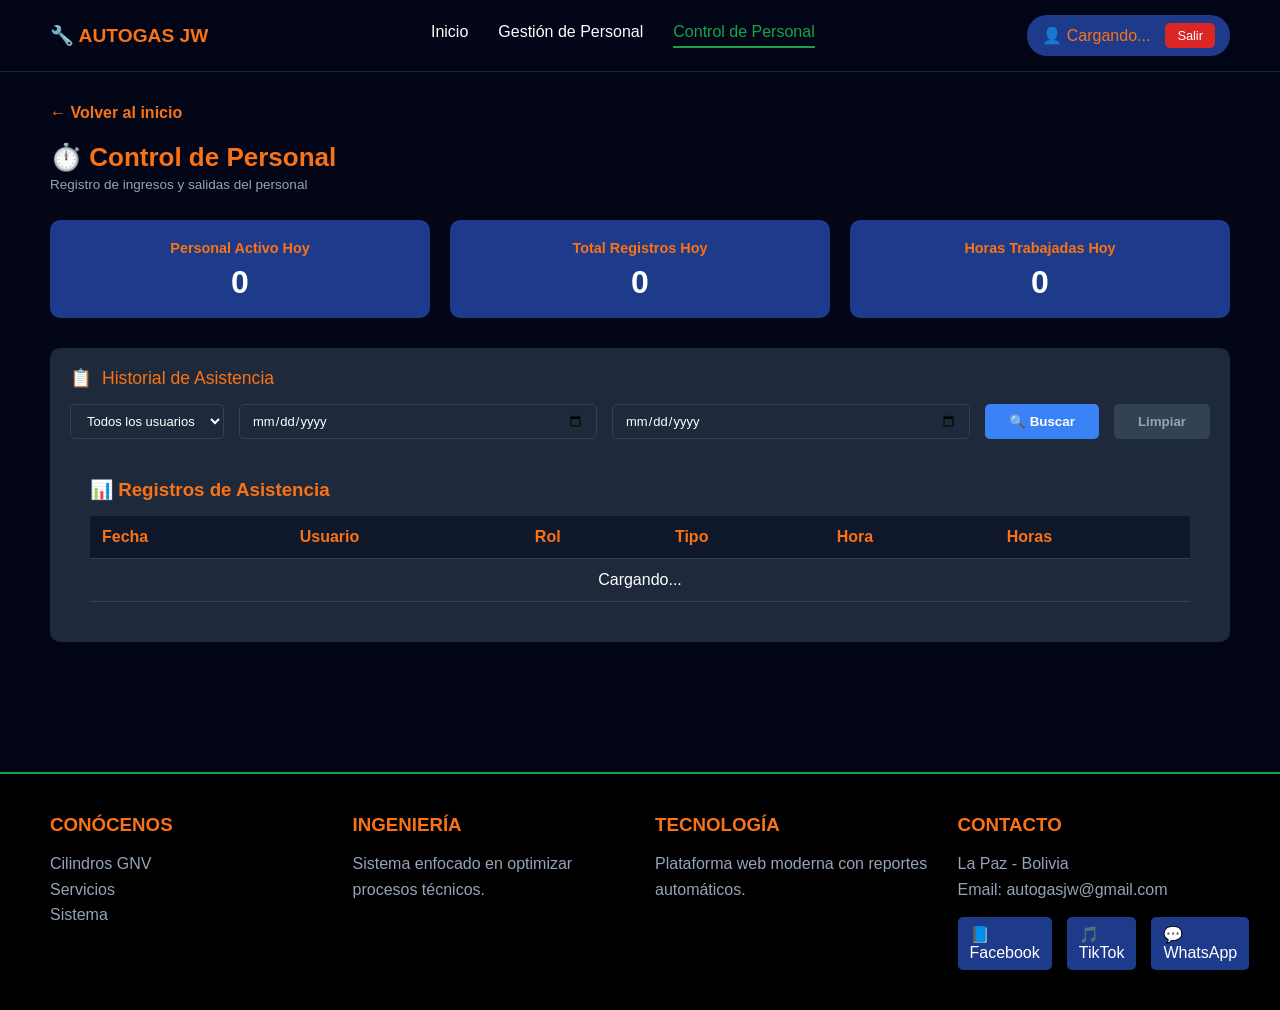
<file: control-personal.html>
<!DOCTYPE html>
<html lang="es">
<head>
    <meta charset="UTF-8">
    <meta name="viewport" content="width=device-width, initial-scale=1.0">
    <title>Control de Personal - Sistema GNV</title>

    <!-- CSS GLOBAL -->
    <link rel="stylesheet" href="css/Global.css">

    <!-- CSS MÓDULOS -->
    <link rel="stylesheet" href="css/Modulos.css">
</head>

<body>

<header>
    <div class="logo" onclick="location.href='index.html'">
        <span>🔧 AUTOGAS JW</span>
    </div>

    <nav>
        <a href="index.html">Inicio</a>
        <a href="gestion-personal.html">Gestión de Personal</a>
        <a href="#" class="active">Control de Personal</a>
    </nav>

    <div class="user-info" id="userInfo">
        <span>👤 <span id="nombreUsuario">Cargando...</span></span>
        <button class="logout-btn" onclick="cerrarSesion()">Salir</button>
    </div>
</header>

<div class="main-content">

    <a href="index.html" class="back-link">← Volver al inicio</a>

    <div class="module-header">
        <div>
            <h2>⏱️ Control de Personal</h2>
            <p id="descripcionModulo">Registro de ingresos y salidas del personal</p>
        </div>
    </div>

    <!-- Estadísticas -->
    <div class="stats-cards">
        <div class="stat-card">
            <h4>Personal Activo Hoy</h4>
            <div class="number" id="activosHoy">0</div>
        </div>
        <div class="stat-card">
            <h4>Total Registros Hoy</h4>
            <div class="number" id="totalRegistrosHoy">0</div>
        </div>
        <div class="stat-card">
            <h4>Horas Trabajadas Hoy</h4>
            <div class="number" id="totalHorasHoy">0</div>
        </div>
    </div>

    <!-- Contenido dinámico -->
    <div id="contenidoDinamico"></div>

    <!-- Historial -->
    <div class="historial-section">

        <div class="section-title">
            <span>📋</span> Historial de Asistencia
            <span id="filtroRolInfo" style="font-size: 0.8rem; color: #94a3b8;"></span>
        </div>

        <div class="filter-group" id="filterGroup">
            <select id="filtroUsuario">
                <option value="">Todos los usuarios</option>
            </select>

            <input type="date" id="fechaInicio">
            <input type="date" id="fechaFin">

            <button class="btn btn-blue" id="btnBuscarHistorial">🔍 Buscar</button>
            <button class="btn btn-secondary" id="btnLimpiarFiltros">Limpiar</button>
        </div>

        <div class="table-container">
            <h3 style="color:#f97316; margin-bottom:15px;">📊 Registros de Asistencia</h3>

            <table>
                <thead>
                    <tr>
                        <th>Fecha</th>
                        <th>Usuario</th>
                        <th>Rol</th>
                        <th>Tipo</th>
                        <th>Hora</th>
                        <th>Horas</th>
                    </tr>
                </thead>

                <tbody id="tablaHistorial">
                    <tr>
                        <td colspan="6" style="text-align:center;">Cargando...</td>
                    </tr>
                </tbody>
            </table>
        </div>

    </div>

</div>

<footer>
    <div>
        <h3>CONÓCENOS</h3>
        <p>Cilindros GNV<br>Servicios<br>Sistema</p>
    </div>

    <div>
        <h3>INGENIERÍA</h3>
        <p>Sistema enfocado en optimizar procesos técnicos.</p>
    </div>

    <div>
        <h3>TECNOLOGÍA</h3>
        <p>Plataforma web moderna con reportes automáticos.</p>
    </div>

    <div>
        <h3>CONTACTO</h3>
        <p>La Paz - Bolivia<br>Email: autogasjw@gmail.com</p>
        <div class="redes">
            <a href="#">📘 Facebook</a>
            <a href="#">🎵 TikTok</a>
            <a href="#">💬 WhatsApp</a>
        </div>
    </div>
</footer>

<script>
/* TODO TU JS (NO CAMBIA) */
</script>

</body>
</html>
</file>
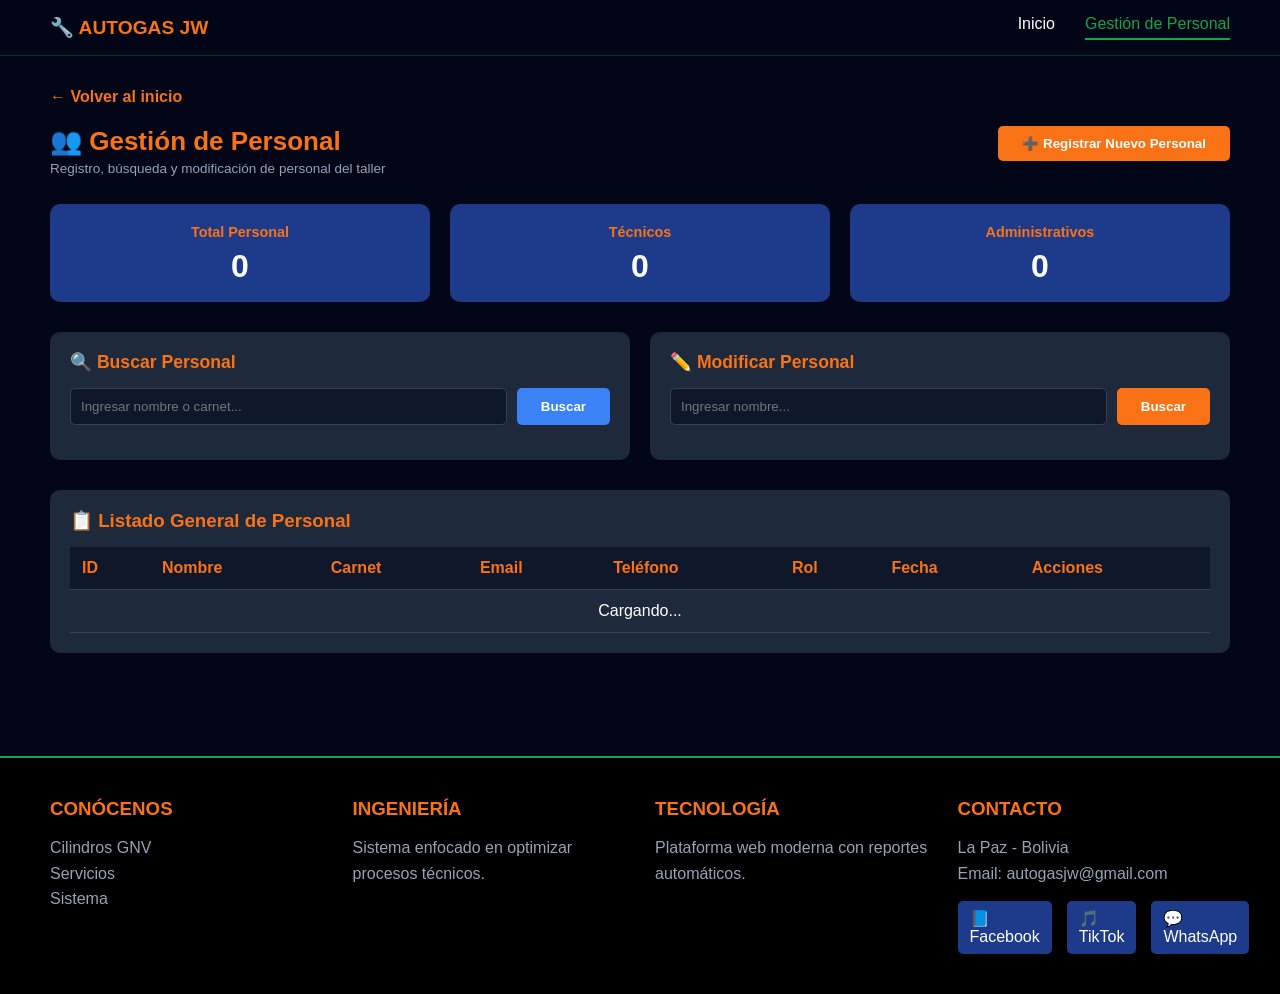
<file: gestion-personal.html>
<!DOCTYPE html>
<html lang="es">
<head>
    <meta charset="UTF-8">
    <meta name="viewport" content="width=device-width, initial-scale=1.0">
    <title>Gestión de Personal - Sistema GNV</title>

    <!-- CSS GLOBAL -->
    <link rel="stylesheet" href="css/Global.css">

    <!-- CSS DE MÓDULOS -->
    <link rel="stylesheet" href="css/Modulos.css">
</head>

<body>

<header>
    <div class="logo" onclick="location.href='index.html'">
        <span>🔧 AUTOGAS JW</span>
    </div>
    <nav>
        <a href="index.html">Inicio</a>
        <a href="#" class="active">Gestión de Personal</a>
    </nav>
</header>

<div class="main-content">

    <a href="index.html" class="back-link">← Volver al inicio</a>

    <div class="module-header">
        <div>
            <h2>👥 Gestión de Personal</h2>
            <p>Registro, búsqueda y modificación de personal del taller</p>
        </div>
        <button class="btn btn-orange" id="btnRegistrar">➕ Registrar Nuevo Personal</button>
    </div>

    <!-- Estadísticas -->
    <div class="stats-cards">
        <div class="stat-card">
            <h4>Total Personal</h4>
            <div class="number" id="totalPersonal">0</div>
        </div>
        <div class="stat-card">
            <h4>Técnicos</h4>
            <div class="number" id="totalTecnicos">0</div>
        </div>
        <div class="stat-card">
            <h4>Administrativos</h4>
            <div class="number" id="totalAdministrativos">0</div>
        </div>
    </div>

    <!-- Buscador y modificar -->
    <div class="action-buttons-bar">

        <div class="search-section">
            <h3>🔍 Buscar Personal</h3>
            <div class="search-input-group">
                <input type="text" id="searchNombreCarnet" placeholder="Ingresar nombre o carnet...">
                <button class="btn btn-blue" id="btnBuscar">Buscar</button>
            </div>
            <div id="searchResults" class="search-results" style="display: none;"></div>
        </div>

        <div class="modify-section">
            <h3>✏️ Modificar Personal</h3>
            <div class="modify-input-group">
                <input type="text" id="modifyNombre" placeholder="Ingresar nombre...">
                <button class="btn btn-orange" id="btnBuscarModificar">Buscar</button>
            </div>
            <div id="modifyResults" class="modify-results" style="display: none;"></div>
        </div>

    </div>

    <!-- Tabla -->
    <div class="table-container">
        <h3 style="color: #f97316; margin-bottom: 15px;">📋 Listado General de Personal</h3>
        <table>
            <thead>
                <tr>
                    <th>ID</th>
                    <th>Nombre</th>
                    <th>Carnet</th>
                    <th>Email</th>
                    <th>Teléfono</th>
                    <th>Rol</th>
                    <th>Fecha</th>
                    <th>Acciones</th>
                </tr>
            </thead>
            <tbody id="tablaPersonal">
                <tr>
                    <td colspan="8" style="text-align:center;">Cargando...</td>
                </tr>
            </tbody>
        </table>
    </div>

</div>

<!-- MODAL -->
<div id="modalPersonal" class="modal">
    <div>
        <div class="modal-header">
            <h3 id="modalTitle">Registro</h3>
            <span class="close-modal" onclick="cerrarModal()">✖</span>
        </div>

        <form id="formPersonal" onsubmit="return guardarPersonal(event)">

            <input type="hidden" id="personalId">

            <div class="form-group">
                <label>Nombre *</label>
                <input type="text" id="nombre" required>
            </div>

            <div class="form-group">
                <label>Carnet *</label>
                <input type="text" id="carnet" required>
            </div>

            <div class="form-group">
                <label>Email *</label>
                <input type="email" id="email" required>
            </div>

            <div class="form-group">
                <label>Teléfono</label>
                <input type="text" id="telefono">
            </div>

            <div class="form-group">
                <label>Usuario *</label>
                <input type="text" id="usuario" required>
            </div>

            <div class="form-group">
                <label>Contraseña *</label>
                <input type="password" id="password" required>
            </div>

            <div class="form-group">
                <label>Rol *</label>
                <select id="rol">
                    <option value="tecnico">Técnico</option>
                    <option value="administrativo">Administrativo</option>
                </select>
            </div>

            <div class="form-group">
                <label>Fecha</label>
                <input type="date" id="fechaContratacion">
            </div>

            <div class="form-actions">
                <button type="button" class="btn btn-secondary" onclick="cerrarModal()">Cancelar</button>
                <button type="submit" class="btn btn-green">Guardar</button>
            </div>

        </form>
    </div>
</div>

<footer>
    <div>
        <h3>CONÓCENOS</h3>
        <p>Cilindros GNV<br>Servicios<br>Sistema</p>
    </div>
    <div>
        <h3>INGENIERÍA</h3>
        <p>Sistema enfocado en optimizar procesos técnicos.</p>
    </div>
    <div>
        <h3>TECNOLOGÍA</h3>
        <p>Plataforma web moderna con reportes automáticos.</p>
    </div>
    <div>
        <h3>CONTACTO</h3>
        <p>La Paz - Bolivia<br>Email: autogasjw@gmail.com</p>
        <div class="redes">
            <a href="#">📘 Facebook</a>
            <a href="#">🎵 TikTok</a>
            <a href="#">💬 WhatsApp</a>
        </div>
    </div>
</footer>

<script>
/* TU MISMO JS TAL CUAL (NO CAMBIA) */
</script>

</body>
</html>
</file>
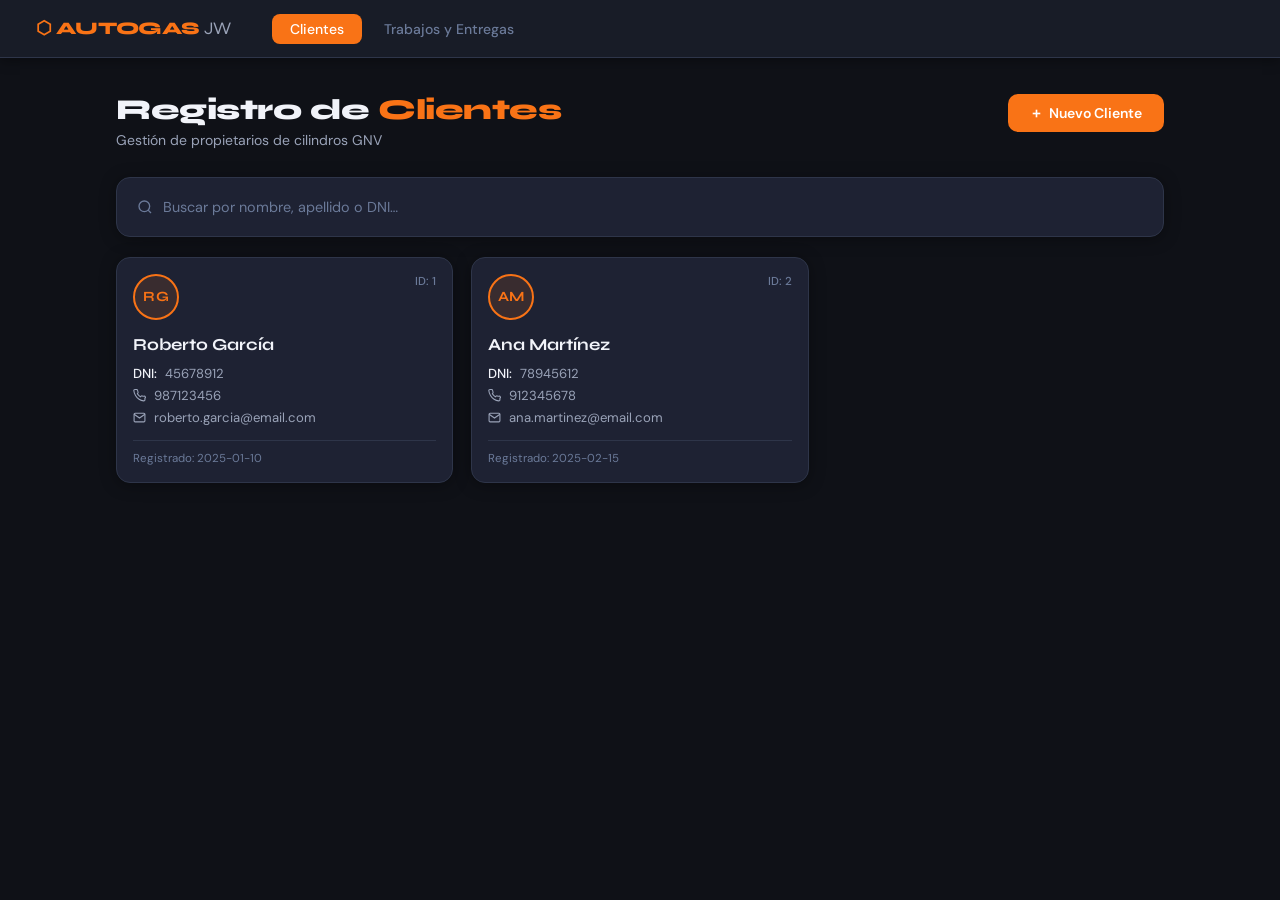
<file: registro_cliente.html>
<!DOCTYPE html>
<html lang="es">
<head>
  <meta charset="UTF-8"/>
  <meta name="viewport" content="width=device-width, initial-scale=1.0"/>
  <title>Registro de Clientes — AUTOGAS JW</title>
  <link rel="stylesheet" href="./css/shared.css"/>
  <link rel="stylesheet" href="./css/registro_cliente.css"/>
</head>
<body>

<nav>
  <div class="nav-brand">⬡ AUTOGAS <span>JW</span></div>
  <div class="nav-tabs">
    <a class="nav-tab active" href="registro_cliente.html">Clientes</a>
    <a class="nav-tab" href="registro_entrega.html">Trabajos y Entregas</a>
  </div>
</nav>

<!-- PÁGINA CLIENTES -->
<div class="page">
  <div class="page-header">
    <div>
      <h1>Registro de <em>Clientes</em></h1>
      <p>Gestión de propietarios de cilindros GNV</p>
    </div>
    <button class="btn btn-orange" onclick="openModal('modal-cliente')">
      <svg width="13" height="13" viewBox="0 0 24 24" fill="none" stroke="currentColor" stroke-width="3">
        <line x1="12" y1="5" x2="12" y2="19"/><line x1="5" y1="12" x2="19" y2="12"/>
      </svg>
      Nuevo Cliente
    </button>
  </div>

  <div class="search-box">
    <div class="search-inner">
      <svg width="16" height="16" viewBox="0 0 24 24" fill="none" stroke="currentColor" stroke-width="2">
        <circle cx="11" cy="11" r="8"/><path d="m21 21-4.35-4.35"/>
      </svg>
      <input type="text" id="search-cliente" placeholder="Buscar por nombre, apellido o DNI…" oninput="filterClientes()"/>
    </div>
  </div>

  <div class="client-grid" id="client-grid"></div>
</div>

<!-- MODAL NUEVO CLIENTE -->
<div class="modal-overlay" id="modal-cliente">
  <div class="modal">
    <h2>Registrar <span>Nuevo Cliente</span></h2>
    <div class="form-grid">
      <div class="field"><label>Nombre</label><input type="text" id="c-nombre" placeholder="Ej. Roberto"/></div>
      <div class="field"><label>Apellido</label><input type="text" id="c-apellido" placeholder="Ej. García"/></div>
      <div class="field"><label>DNI</label><input type="text" id="c-dni" placeholder="Ej. 45678912"/></div>
      <div class="field"><label>Teléfono</label><input type="tel" id="c-tel" placeholder="Ej. 987123456"/></div>
      <div class="field"><label>Email</label><input type="email" id="c-email" placeholder="correo@email.com"/></div>
      <div class="field"><label>Dirección</label><input type="text" id="c-dir" placeholder="Av. Principal 123"/></div>
    </div>
    <div class="modal-actions">
      <button class="btn btn-ghost" onclick="closeModal('modal-cliente')">Cancelar</button>
      <button class="btn btn-orange" onclick="guardarCliente()">Guardar Cliente</button>
    </div>
  </div>
</div>

<script>
let clientes = [
  {id:1, nombre:'Roberto', apellido:'García',   dni:'45678912', tel:'987123456', email:'roberto.garcia@email.com', dir:'Av. Lima 234',  fecha:'2025-01-10'},
  {id:2, nombre:'Ana',     apellido:'Martínez', dni:'78945612', tel:'912345678', email:'ana.martinez@email.com',   dir:'Jr. Puno 45',   fecha:'2025-02-15'},
];

function openModal(id)  { document.getElementById(id).classList.add('open'); }
function closeModal(id) { document.getElementById(id).classList.remove('open'); }
document.querySelectorAll('.modal-overlay').forEach(o =>
  o.addEventListener('click', e => { if (e.target === o) o.classList.remove('open'); })
);

function initials(n, a) { return (n[0] || '') + (a[0] || ''); }

function renderClientes(list) {
  const grid = document.getElementById('client-grid');
  if (!list.length) { grid.innerHTML = '<div class="empty">No se encontraron clientes.</div>'; return; }
  grid.innerHTML = list.map(c => `
    <div class="client-card">
      <div class="card-top">
        <div class="avatar">${initials(c.nombre, c.apellido)}</div>
        <span class="client-id">ID: ${c.id}</span>
      </div>
      <div class="client-name">${c.nombre} ${c.apellido}</div>
      <div class="client-detail"><strong>DNI:</strong> ${c.dni}</div>
      <div class="client-detail">
        <svg width="13" height="13" viewBox="0 0 24 24" fill="none" stroke="currentColor" stroke-width="2">
          <path d="M22 16.92v3a2 2 0 0 1-2.18 2 19.79 19.79 0 0 1-8.63-3.07A19.5 19.5 0 0 1 4.64 12a19.79 19.79 0 0 1-3.07-8.67A2 2 0 0 1 3.55 1h3a2 2 0 0 1 2 1.72c.127.96.361 1.903.7 2.81a2 2 0 0 1-.45 2.11L8.09 8.91a16 16 0 0 0 5.61 5.61l1.27-1.27a2 2 0 0 1 2.11-.45c.907.339 1.85.573 2.81.7A2 2 0 0 1 22 16.92z"/>
        </svg>
        ${c.tel}
      </div>
      <div class="client-detail">
        <svg width="13" height="13" viewBox="0 0 24 24" fill="none" stroke="currentColor" stroke-width="2">
          <path d="M4 4h16c1.1 0 2 .9 2 2v12c0 1.1-.9 2-2 2H4c-1.1 0-2-.9-2-2V6c0-1.1.9-2 2-2z"/>
          <polyline points="22,6 12,13 2,6"/>
        </svg>
        ${c.email}
      </div>
      <div class="card-divider"></div>
      <div class="client-date">Registrado: ${c.fecha}</div>
    </div>`).join('');
}

function filterClientes() {
  const q = document.getElementById('search-cliente').value.toLowerCase();
  renderClientes(clientes.filter(c =>
    c.nombre.toLowerCase().includes(q) ||
    c.apellido.toLowerCase().includes(q) ||
    c.dni.includes(q)
  ));
}

function guardarCliente() {
  const nombre   = document.getElementById('c-nombre').value.trim();
  const apellido = document.getElementById('c-apellido').value.trim();
  const dni      = document.getElementById('c-dni').value.trim();
  if (!nombre || !apellido || !dni) { alert('Nombre, apellido y DNI son obligatorios.'); return; }
  const id = clientes.length ? Math.max(...clientes.map(c => c.id)) + 1 : 1;
  clientes.push({
    id, nombre, apellido, dni,
    tel:   document.getElementById('c-tel').value.trim(),
    email: document.getElementById('c-email').value.trim(),
    dir:   document.getElementById('c-dir').value.trim(),
    fecha: new Date().toISOString().split('T')[0]
  });
  ['c-nombre','c-apellido','c-dni','c-tel','c-email','c-dir'].forEach(f => document.getElementById(f).value = '');
  closeModal('modal-cliente');
  filterClientes();
}

// Init
renderClientes(clientes);
</script>
</body>
</html>
</file>
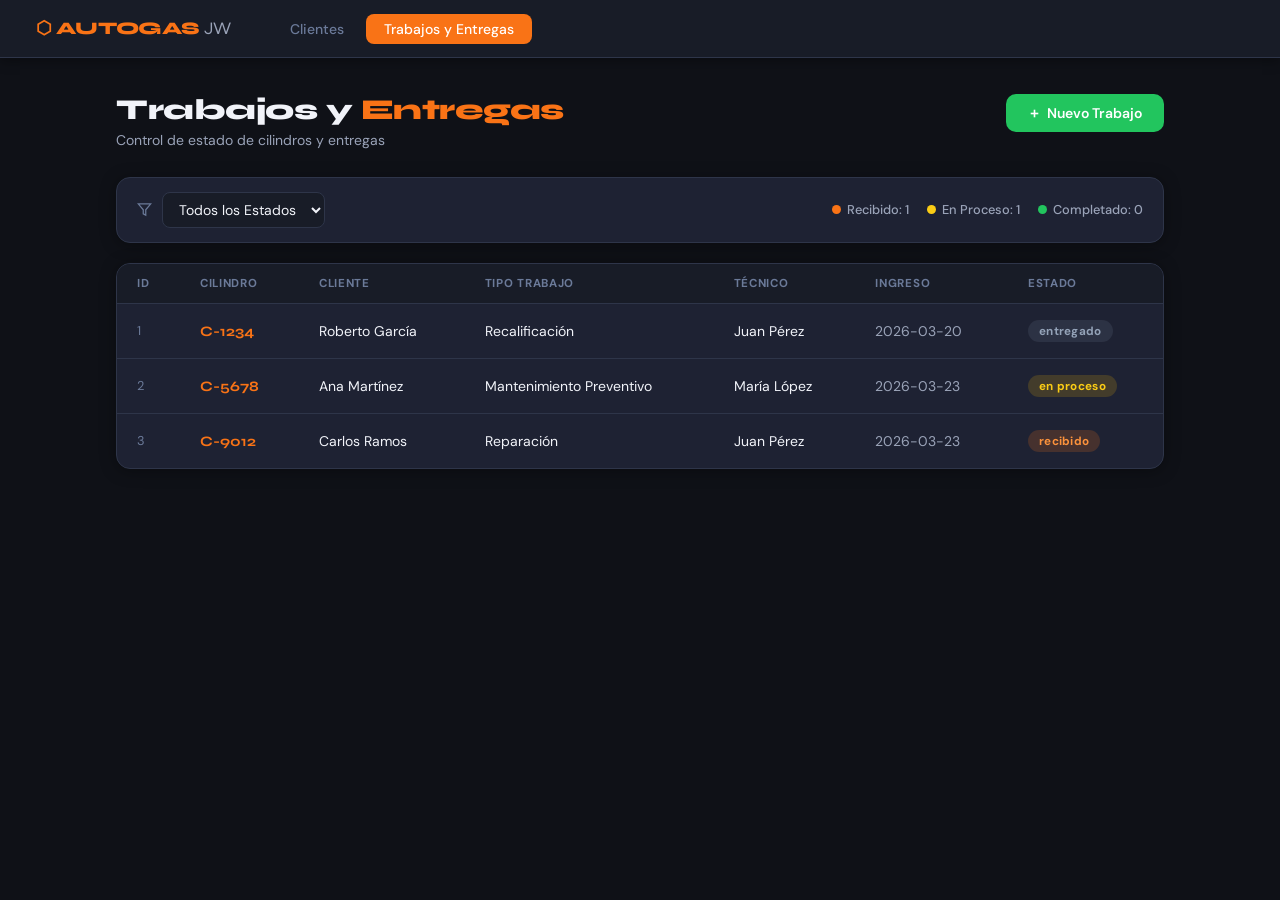
<file: registro_entrega.html>
<!DOCTYPE html>
<html lang="es">
<head>
  <meta charset="UTF-8"/>
  <meta name="viewport" content="width=device-width, initial-scale=1.0"/>
  <title>Trabajos y Entregas — AUTOGAS JW</title>
  <link rel="stylesheet" href="./css/shared.css"/>
  <link rel="stylesheet" href="./css/registro_entrega.css"/>
</head>
<body>

<nav>
  <div class="nav-brand">⬡ AUTOGAS <span>JW</span></div>
  <div class="nav-tabs">
    <a class="nav-tab" href="registro_cliente.html">Clientes</a>
    <a class="nav-tab active" href="registro_entrega.html">Trabajos y Entregas</a>
  </div>
</nav>

<!-- PÁGINA TRABAJOS -->
<div class="page">
  <div class="page-header">
    <div>
      <h1>Trabajos y <em>Entregas</em></h1>
      <p>Control de estado de cilindros y entregas</p>
    </div>
    <button class="btn btn-green" onclick="openModal('modal-trabajo')">
      <svg width="13" height="13" viewBox="0 0 24 24" fill="none" stroke="currentColor" stroke-width="3">
        <line x1="12" y1="5" x2="12" y2="19"/><line x1="5" y1="12" x2="19" y2="12"/>
      </svg>
      Nuevo Trabajo
    </button>
  </div>

  <div class="filter-bar">
    <div class="filter-left">
      <svg width="15" height="15" viewBox="0 0 24 24" fill="none" stroke="currentColor" stroke-width="2">
        <polygon points="22 3 2 3 10 12.46 10 19 14 21 14 12.46 22 3"/>
      </svg>
      <select id="filter-estado" onchange="filterTrabajos()">
        <option value="">Todos los Estados</option>
        <option value="recibido">Recibido</option>
        <option value="en proceso">En Proceso</option>
        <option value="completado">Completado</option>
        <option value="entregado">Entregado</option>
      </select>
    </div>
    <div class="filter-stats" id="filter-stats"></div>
  </div>

  <div class="table-wrap">
    <table>
      <thead>
        <tr>
          <th>ID</th>
          <th>Cilindro</th>
          <th>Cliente</th>
          <th>Tipo Trabajo</th>
          <th>Técnico</th>
          <th>Ingreso</th>
          <th>Estado</th>
        </tr>
      </thead>
      <tbody id="trabajos-tbody"></tbody>
    </table>
  </div>
</div>

<!-- MODAL NUEVO TRABAJO -->
<div class="modal-overlay" id="modal-trabajo">
  <div class="modal">
    <h2>Registrar <span>Nuevo Trabajo</span></h2>
    <div class="form-grid">
      <div class="field">
        <label>Código Cilindro</label>
        <input type="text" id="t-cilindro" placeholder="Ej. C-1234"/>
      </div>
      <div class="field">
        <label>Cliente</label>
        <input type="text" id="t-cliente" placeholder="Nombre del cliente"/>
      </div>
      <div class="field">
        <label>Tipo de Trabajo</label>
        <select id="t-tipo">
          <option value="">Seleccionar tipo</option>
          <option>Recalificación</option>
          <option>Mantenimiento Preventivo</option>
          <option>Reparación</option>
          <option>Inspección</option>
          <option>Cambio de Válvula</option>
        </select>
      </div>
      <div class="field">
        <label>Técnico Asignado</label>
        <select id="t-tecnico">
          <option value="">Seleccionar técnico</option>
          <option>Juan Pérez</option>
          <option>María López</option>
          <option>Carlos Ramos</option>
          <option>Laura Torres</option>
        </select>
      </div>
      <div class="field full">
        <label>Observaciones</label>
        <textarea id="t-obs" rows="3" placeholder="Notas adicionales sobre el trabajo…"></textarea>
      </div>
    </div>
    <div class="modal-actions">
      <button class="btn btn-ghost" onclick="closeModal('modal-trabajo')">Cancelar</button>
      <button class="btn btn-green" onclick="guardarTrabajo()">Registrar Trabajo</button>
    </div>
  </div>
</div>

<script>
let trabajos = [
  {id:1, cilindro:'C-1234', cliente:'Roberto García', tipo:'Recalificación',          tecnico:'Juan Pérez',  fecha:'2026-03-20', estado:'entregado'},
  {id:2, cilindro:'C-5678', cliente:'Ana Martínez',   tipo:'Mantenimiento Preventivo', tecnico:'María López', fecha:'2026-03-23', estado:'en proceso'},
  {id:3, cilindro:'C-9012', cliente:'Carlos Ramos',   tipo:'Reparación',               tecnico:'Juan Pérez',  fecha:'2026-03-23', estado:'recibido'},
];

function openModal(id)  { document.getElementById(id).classList.add('open'); }
function closeModal(id) { document.getElementById(id).classList.remove('open'); }
document.querySelectorAll('.modal-overlay').forEach(o =>
  o.addEventListener('click', e => { if (e.target === o) o.classList.remove('open'); })
);

function badgeClass(e) {
  return e === 'recibido'   ? 'badge-recibido'  :
         e === 'en proceso' ? 'badge-proceso'   :
         e === 'completado' ? 'badge-completado': 'badge-entregado';
}

function renderStats() {
  const c = { recibido: 0, 'en proceso': 0, completado: 0 };
  trabajos.forEach(t => { if (c[t.estado] !== undefined) c[t.estado]++; });
  document.getElementById('filter-stats').innerHTML = `
    <span class="stat-pill"><span class="dot dot-orange"></span>Recibido: ${c.recibido}</span>
    <span class="stat-pill"><span class="dot dot-yellow"></span>En Proceso: ${c['en proceso']}</span>
    <span class="stat-pill"><span class="dot dot-green"></span>Completado: ${c.completado}</span>`;
}

function renderTrabajos(list) {
  const tbody = document.getElementById('trabajos-tbody');
  if (!list.length) { tbody.innerHTML = '<tr><td colspan="7" class="empty">No hay trabajos registrados.</td></tr>'; return; }
  tbody.innerHTML = list.map(t => `
    <tr>
      <td data-label="ID" style="color:var(--muted);font-size:.8rem">${t.id}</td>
      <td data-label="Cilindro"><span class="cyl-code">${t.cilindro}</span></td>
      <td data-label="Cliente">${t.cliente}</td>
      <td data-label="Tipo">${t.tipo}</td>
      <td data-label="Técnico">${t.tecnico}</td>
      <td data-label="Ingreso" style="color:var(--text-dim)">${t.fecha}</td>
      <td data-label="Estado"><span class="badge ${badgeClass(t.estado)}">${t.estado}</span></td>
    </tr>`).join('');
}

function filterTrabajos() {
  const e = document.getElementById('filter-estado').value;
  renderTrabajos(e ? trabajos.filter(t => t.estado === e) : trabajos);
}

function guardarTrabajo() {
  const cilindro = document.getElementById('t-cilindro').value.trim();
  const cliente  = document.getElementById('t-cliente').value.trim();
  const tipo     = document.getElementById('t-tipo').value;
  const tecnico  = document.getElementById('t-tecnico').value;
  if (!cilindro || !cliente || !tipo || !tecnico) { alert('Todos los campos principales son obligatorios.'); return; }
  const id = trabajos.length ? Math.max(...trabajos.map(t => t.id)) + 1 : 1;
  trabajos.push({ id, cilindro, cliente, tipo, tecnico, fecha: new Date().toISOString().split('T')[0], estado: 'recibido' });
  ['t-cilindro','t-cliente','t-obs'].forEach(f => document.getElementById(f).value = '');
  document.getElementById('t-tipo').value = '';
  document.getElementById('t-tecnico').value = '';
  closeModal('modal-trabajo');
  renderStats();
  filterTrabajos();
}

// Init
renderStats();
renderTrabajos(trabajos);
</script>
</body>
</html>
</file>
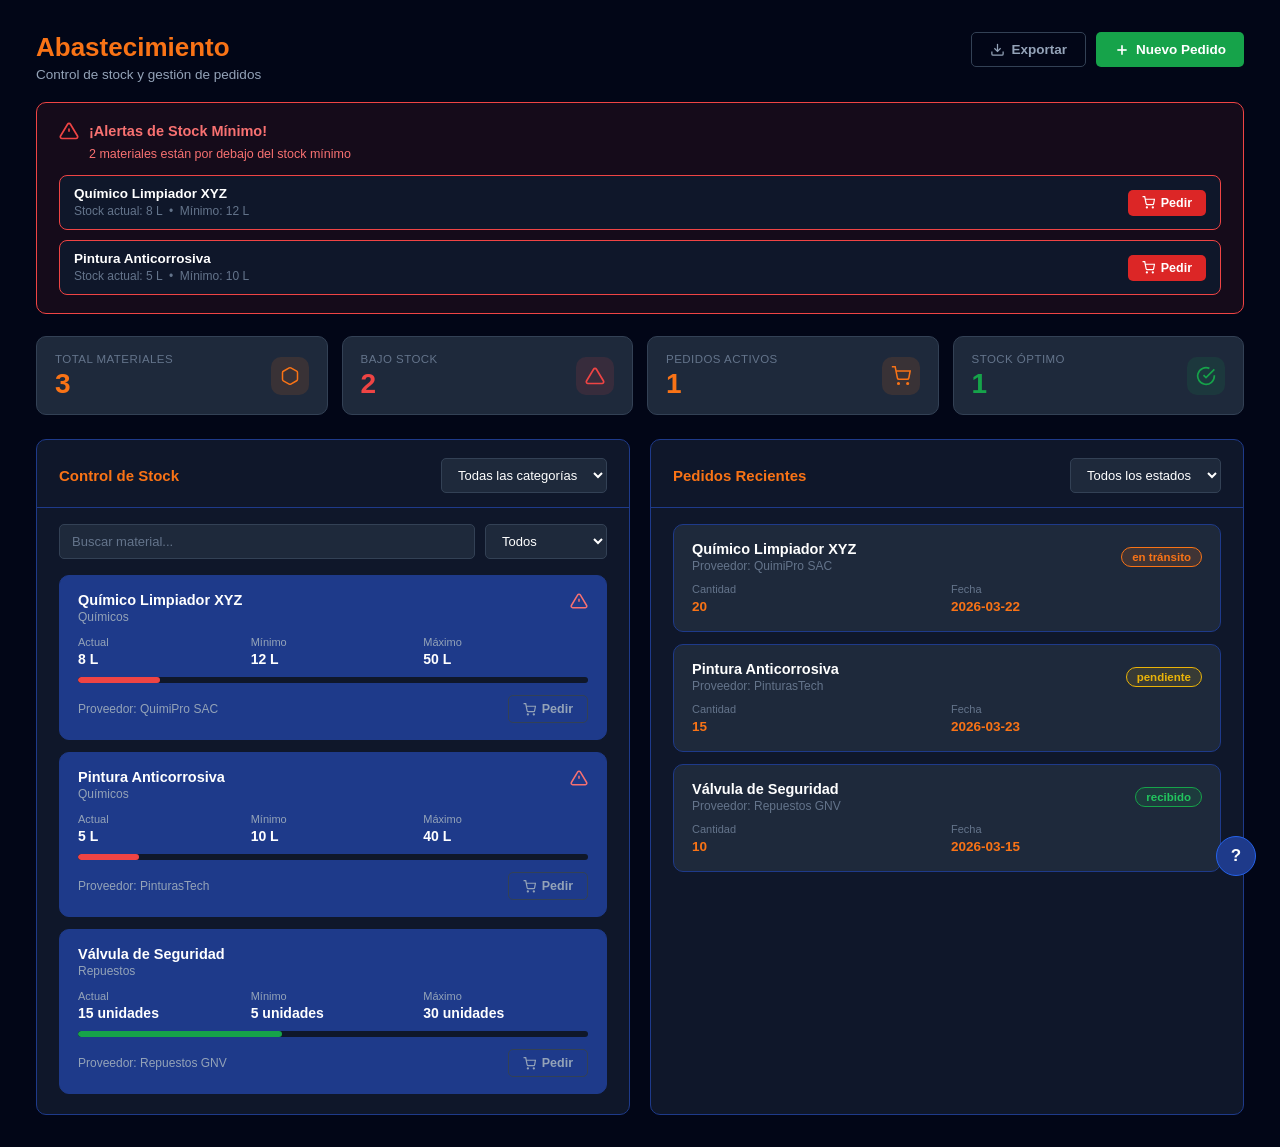
<file: pages/abastecimiento.html>
<!DOCTYPE html>
<html lang="es">
<head>
  <meta charset="UTF-8" />
  <meta name="viewport" content="width=device-width, initial-scale=1.0" />
  <title>Abastecimiento</title>
  <link rel="stylesheet" href="../css/abastecimiento.css" />
</head>
<body>

  <!-- ════════════════════ MAIN ════════════════════ -->
  <main class="main-content">

    <!-- Header -->
    <div class="page-header">
      <div class="page-header-left">
        <h1>Abastecimiento</h1>
        <p>Control de stock y gestión de pedidos</p>
      </div>
      <div style="display:flex;gap:10px;">
        <button class="btn btn-outline">
          <svg width="15" height="15" viewBox="0 0 24 24" fill="none" stroke="currentColor" stroke-width="2"><path d="M21 15v4a2 2 0 0 1-2 2H5a2 2 0 0 1-2-2v-4"/><polyline points="7 10 12 15 17 10"/><line x1="12" y1="15" x2="12" y2="3"/></svg>
          Exportar
        </button>
        <button class="btn btn-primary" onclick="document.getElementById('modalNuevoPedido').classList.add('open')">
          <svg width="16" height="16" viewBox="0 0 24 24" fill="none" stroke="currentColor" stroke-width="2.5"><line x1="12" y1="5" x2="12" y2="19"/><line x1="5" y1="12" x2="19" y2="12"/></svg>
          Nuevo Pedido
        </button>
      </div>
    </div>

    <!-- Alerta de Stock Mínimo -->
    <div class="alert-banner">
      <div class="alert-banner-header">
        <svg viewBox="0 0 24 24" fill="none" stroke="currentColor" stroke-width="2">
          <path d="M10.29 3.86L1.82 18a2 2 0 0 0 1.71 3h16.94a2 2 0 0 0 1.71-3L13.71 3.86a2 2 0 0 0-3.42 0z"/>
          <line x1="12" y1="9" x2="12" y2="13"/><line x1="12" y1="17" x2="12.01" y2="17"/>
        </svg>
        <strong>¡Alertas de Stock Mínimo!</strong>
      </div>
      <p class="alert-sub">2 materiales están por debajo del stock mínimo</p>
      <div class="alert-items">
        <div class="alert-item">
          <div class="alert-item-info">
            <strong>Químico Limpiador XYZ</strong>
            <small>Stock actual: 8 L &nbsp;•&nbsp; Mínimo: 12 L</small>
          </div>
          <button class="btn btn-danger btn-sm">
            <svg width="13" height="13" viewBox="0 0 24 24" fill="none" stroke="currentColor" stroke-width="2.2"><circle cx="9" cy="21" r="1"/><circle cx="20" cy="21" r="1"/><path d="M1 1h4l2.68 13.39a2 2 0 0 0 2 1.61h9.72a2 2 0 0 0 2-1.61L23 6H6"/></svg>
            Pedir
          </button>
        </div>
        <div class="alert-item">
          <div class="alert-item-info">
            <strong>Pintura Anticorrosiva</strong>
            <small>Stock actual: 5 L &nbsp;•&nbsp; Mínimo: 10 L</small>
          </div>
          <button class="btn btn-danger btn-sm">
            <svg width="13" height="13" viewBox="0 0 24 24" fill="none" stroke="currentColor" stroke-width="2.2"><circle cx="9" cy="21" r="1"/><circle cx="20" cy="21" r="1"/><path d="M1 1h4l2.68 13.39a2 2 0 0 0 2 1.61h9.72a2 2 0 0 0 2-1.61L23 6H6"/></svg>
            Pedir
          </button>
        </div>
      </div>
    </div>

    <!-- Stats -->
    <div class="stats-grid">
      <div class="stat-card blue">
        <div class="stat-info">
          <label>Total Materiales</label>
          <div class="stat-value">3</div>
        </div>
        <div class="stat-icon">
          <svg viewBox="0 0 24 24" fill="none" stroke="currentColor" stroke-width="1.8"><path d="M21 16V8a2 2 0 0 0-1-1.73l-7-4a2 2 0 0 0-2 0l-7 4A2 2 0 0 0 3 8v8a2 2 0 0 0 1 1.73l7 4a2 2 0 0 0 2 0l7-4A2 2 0 0 0 21 16z"/></svg>
        </div>
      </div>
      <div class="stat-card red">
        <div class="stat-info">
          <label>Bajo Stock</label>
          <div class="stat-value">2</div>
        </div>
        <div class="stat-icon">
          <svg viewBox="0 0 24 24" fill="none" stroke="currentColor" stroke-width="2">
            <path d="M10.29 3.86L1.82 18a2 2 0 0 0 1.71 3h16.94a2 2 0 0 0 1.71-3L13.71 3.86a2 2 0 0 0-3.42 0z"/>
          </svg>
        </div>
      </div>
      <div class="stat-card cart">
        <div class="stat-info">
          <label>Pedidos Activos</label>
          <div class="stat-value">1</div>
        </div>
        <div class="stat-icon">
          <svg viewBox="0 0 24 24" fill="none" stroke="currentColor" stroke-width="1.8"><circle cx="9" cy="21" r="1"/><circle cx="20" cy="21" r="1"/><path d="M1 1h4l2.68 13.39a2 2 0 0 0 2 1.61h9.72a2 2 0 0 0 2-1.61L23 6H6"/></svg>
        </div>
      </div>
      <div class="stat-card green">
        <div class="stat-info">
          <label>Stock Óptimo</label>
          <div class="stat-value">1</div>
        </div>
        <div class="stat-icon">
          <svg viewBox="0 0 24 24" fill="none" stroke="currentColor" stroke-width="2"><path d="M22 11.08V12a10 10 0 1 1-5.93-9.14"/><polyline points="22 4 12 14.01 9 11.01"/></svg>
        </div>
      </div>
    </div>

    <!-- Panels -->
    <div class="panels-grid">

      <!-- ── Control de Stock ── -->
      <div class="panel">
        <div class="panel-header">
          <h2>Control de Stock</h2>
          <select class="filter-select">
            <option value="">Todas las categorías</option>
            <option>Químicos</option>
            <option>Repuestos</option>
          </select>
        </div>
        <div class="panel-body">

          <div class="filter-bar">
            <input class="search-input" type="text" placeholder="Buscar material..." />
            <select class="filter-select">
              <option>Todos</option>
              <option>Bajo stock</option>
              <option>Stock óptimo</option>
            </select>
          </div>

          <!-- Card: Químico Limpiador XYZ -->
          <div class="stock-card">
            <div class="stock-card-header">
              <div>
                <div class="stock-card-name">Químico Limpiador XYZ</div>
                <div class="stock-card-category">Químicos</div>
              </div>
              <div class="stock-card-alert">
                <svg viewBox="0 0 24 24" fill="none" stroke="currentColor" stroke-width="2">
                  <path d="M10.29 3.86L1.82 18a2 2 0 0 0 1.71 3h16.94a2 2 0 0 0 1.71-3L13.71 3.86a2 2 0 0 0-3.42 0z"/>
                  <line x1="12" y1="9" x2="12" y2="13"/><line x1="12" y1="17" x2="12.01" y2="17"/>
                </svg>
              </div>
            </div>
            <div class="stock-levels">
              <div class="stock-level-item">
                <label>Actual</label>
                <div class="level-value">8 L</div>
              </div>
              <div class="stock-level-item">
                <label>Mínimo</label>
                <div class="level-value">12 L</div>
              </div>
              <div class="stock-level-item">
                <label>Máximo</label>
                <div class="level-value">50 L</div>
              </div>
            </div>
            <div class="progress-bar-wrap">
              <div class="progress-bar-fill low" style="width:16%"></div>
            </div>
            <div class="stock-card-footer">
              <span class="stock-provider">Proveedor: QuimiPro SAC</span>
              <button class="btn btn-outline btn-sm pedir-btn">
                <svg width="13" height="13" viewBox="0 0 24 24" fill="none" stroke="currentColor" stroke-width="2.2"><circle cx="9" cy="21" r="1"/><circle cx="20" cy="21" r="1"/><path d="M1 1h4l2.68 13.39a2 2 0 0 0 2 1.61h9.72a2 2 0 0 0 2-1.61L23 6H6"/></svg>
                Pedir
              </button>
            </div>
          </div>

          <!-- Card: Pintura Anticorrosiva -->
          <div class="stock-card">
            <div class="stock-card-header">
              <div>
                <div class="stock-card-name">Pintura Anticorrosiva</div>
                <div class="stock-card-category">Químicos</div>
              </div>
              <div class="stock-card-alert">
                <svg viewBox="0 0 24 24" fill="none" stroke="currentColor" stroke-width="2">
                  <path d="M10.29 3.86L1.82 18a2 2 0 0 0 1.71 3h16.94a2 2 0 0 0 1.71-3L13.71 3.86a2 2 0 0 0-3.42 0z"/>
                  <line x1="12" y1="9" x2="12" y2="13"/><line x1="12" y1="17" x2="12.01" y2="17"/>
                </svg>
              </div>
            </div>
            <div class="stock-levels">
              <div class="stock-level-item">
                <label>Actual</label>
                <div class="level-value">5 L</div>
              </div>
              <div class="stock-level-item">
                <label>Mínimo</label>
                <div class="level-value">10 L</div>
              </div>
              <div class="stock-level-item">
                <label>Máximo</label>
                <div class="level-value">40 L</div>
              </div>
            </div>
            <div class="progress-bar-wrap">
              <div class="progress-bar-fill low" style="width:12%"></div>
            </div>
            <div class="stock-card-footer">
              <span class="stock-provider">Proveedor: PinturasTech</span>
              <button class="btn btn-outline btn-sm pedir-btn">
                <svg width="13" height="13" viewBox="0 0 24 24" fill="none" stroke="currentColor" stroke-width="2.2"><circle cx="9" cy="21" r="1"/><circle cx="20" cy="21" r="1"/><path d="M1 1h4l2.68 13.39a2 2 0 0 0 2 1.61h9.72a2 2 0 0 0 2-1.61L23 6H6"/></svg>
                Pedir
              </button>
            </div>
          </div>

          <!-- Card: Válvula de Seguridad -->
          <div class="stock-card">
            <div class="stock-card-header">
              <div>
                <div class="stock-card-name">Válvula de Seguridad</div>
                <div class="stock-card-category">Repuestos</div>
              </div>
            </div>
            <div class="stock-levels">
              <div class="stock-level-item">
                <label>Actual</label>
                <div class="level-value">15 unidades</div>
              </div>
              <div class="stock-level-item">
                <label>Mínimo</label>
                <div class="level-value">5 unidades</div>
              </div>
              <div class="stock-level-item">
                <label>Máximo</label>
                <div class="level-value">30 unidades</div>
              </div>
            </div>
            <div class="progress-bar-wrap">
              <div class="progress-bar-fill" style="width:40%"></div>
            </div>
            <div class="stock-card-footer">
              <span class="stock-provider">Proveedor: Repuestos GNV</span>
              <button class="btn btn-outline btn-sm pedir-btn">
                <svg width="13" height="13" viewBox="0 0 24 24" fill="none" stroke="currentColor" stroke-width="2.2"><circle cx="9" cy="21" r="1"/><circle cx="20" cy="21" r="1"/><path d="M1 1h4l2.68 13.39a2 2 0 0 0 2 1.61h9.72a2 2 0 0 0 2-1.61L23 6H6"/></svg>
                Pedir
              </button>
            </div>
          </div>

        </div>
      </div>

      <!-- ── Pedidos Recientes ── -->
      <div class="panel">
        <div class="panel-header">
          <h2>Pedidos Recientes</h2>
          <select class="filter-select">
            <option>Todos los estados</option>
            <option>En tránsito</option>
            <option>Pendiente</option>
            <option>Recibido</option>
            <option>Cancelado</option>
          </select>
        </div>
        <div class="panel-body">

          <div class="pedido-card">
            <div class="pedido-card-header">
              <div>
                <div class="pedido-name">Químico Limpiador XYZ</div>
                <div class="pedido-provider">Proveedor: QuimiPro SAC</div>
              </div>
              <span class="badge-status badge-transito">en tránsito</span>
            </div>
            <div class="pedido-details">
              <div class="pedido-detail-item">
                <label>Cantidad</label>
                <span>20</span>
              </div>
              <div class="pedido-detail-item">
                <label>Fecha</label>
                <span>2026-03-22</span>
              </div>
            </div>
          </div>

          <div class="pedido-card">
            <div class="pedido-card-header">
              <div>
                <div class="pedido-name">Pintura Anticorrosiva</div>
                <div class="pedido-provider">Proveedor: PinturasTech</div>
              </div>
              <span class="badge-status badge-pendiente">pendiente</span>
            </div>
            <div class="pedido-details">
              <div class="pedido-detail-item">
                <label>Cantidad</label>
                <span>15</span>
              </div>
              <div class="pedido-detail-item">
                <label>Fecha</label>
                <span>2026-03-23</span>
              </div>
            </div>
          </div>

          <div class="pedido-card">
            <div class="pedido-card-header">
              <div>
                <div class="pedido-name">Válvula de Seguridad</div>
                <div class="pedido-provider">Proveedor: Repuestos GNV</div>
              </div>
              <span class="badge-status badge-recibido">recibido</span>
            </div>
            <div class="pedido-details">
              <div class="pedido-detail-item">
                <label>Cantidad</label>
                <span>10</span>
              </div>
              <div class="pedido-detail-item">
                <label>Fecha</label>
                <span>2026-03-15</span>
              </div>
            </div>
          </div>

        </div>
      </div>

    </div><!-- /panels-grid -->
  </main>

  <!-- ════════════════════ MODAL: NUEVO PEDIDO ════════════════════ -->
  <div class="modal-overlay" id="modalNuevoPedido">
    <div class="modal">
      <div class="modal-header">
        <h3>Nuevo Pedido</h3>
        <button class="modal-close" onclick="document.getElementById('modalNuevoPedido').classList.remove('open')">×</button>
      </div>
      <div class="form-group">
        <label>Material</label>
        <select class="form-control">
          <option value="">Seleccionar material...</option>
          <option>Químico Limpiador XYZ</option>
          <option>Pintura Anticorrosiva</option>
          <option>Válvula de Seguridad</option>
        </select>
      </div>
      <div class="form-group">
        <label>Proveedor</label>
        <select class="form-control">
          <option value="">Seleccionar proveedor...</option>
          <option>QuimiPro SAC</option>
          <option>PinturasTech</option>
          <option>Repuestos GNV</option>
          <option>Otro proveedor</option>
        </select>
      </div>
      <div class="form-row">
        <div class="form-group">
          <label>Cantidad a pedir</label>
          <input class="form-control" type="number" placeholder="0" min="1" />
        </div>
        <div class="form-group">
          <label>Fecha estimada de llegada</label>
          <input class="form-control" type="date" />
        </div>
      </div>
      <div class="form-row">
        <div class="form-group">
          <label>Precio unitario (Bs.)</label>
          <input class="form-control" type="number" placeholder="0.00" min="0" step="0.01" />
        </div>
        <div class="form-group">
          <label>Estado inicial</label>
          <select class="form-control">
            <option>Pendiente</option>
            <option>En tránsito</option>
          </select>
        </div>
      </div>
      <div class="form-group">
        <label>Observaciones</label>
        <textarea class="form-control" rows="3" placeholder="Notas adicionales del pedido..."></textarea>
      </div>
      <div class="modal-footer">
        <button class="btn btn-cancel" onclick="document.getElementById('modalNuevoPedido').classList.remove('open')">Cancelar</button>
        <button class="btn btn-primary">Crear Pedido</button>
      </div>
    </div>
  </div>

  <button class="help-fab">?</button>

  <script>
    document.querySelectorAll('.modal-overlay').forEach(overlay => {
      overlay.addEventListener('click', (e) => {
        if (e.target === overlay) overlay.classList.remove('open');
      });
    });

    document.querySelectorAll('.pedir-btn, .btn-danger').forEach(btn => {
      btn.addEventListener('click', () => {
        document.getElementById('modalNuevoPedido').classList.add('open');
      });
    });
  </script>

</body>
</html>
</file>
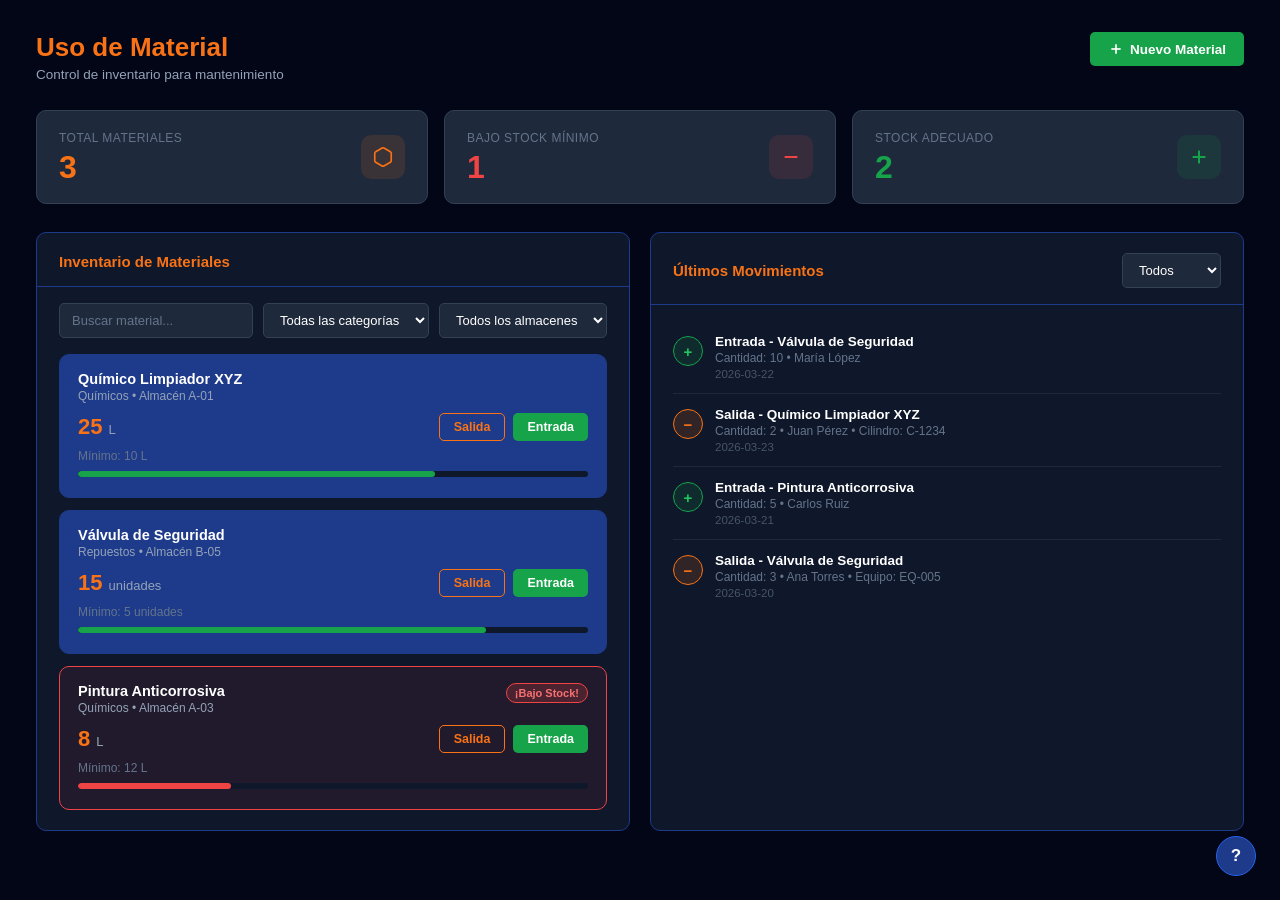
<file: pages/uso-material.html>
<!DOCTYPE html>
<html lang="es">
<head>
  <meta charset="UTF-8" />
  <meta name="viewport" content="width=device-width, initial-scale=1.0" />
  <title>Uso de Material</title>
  <link rel="stylesheet" href="../css/uso-material.css" />
</head>
<body>

  <!-- ════════════════════ MAIN ════════════════════ -->
  <main class="main-content">

    <!-- Header -->
    <div class="page-header">
      <div class="page-header-left">
        <h1>Uso de Material</h1>
        <p>Control de inventario para mantenimiento</p>
      </div>
      <button class="btn btn-primary" onclick="document.getElementById('modalNuevoMaterial').classList.add('open')">
        <svg width="16" height="16" viewBox="0 0 24 24" fill="none" stroke="currentColor" stroke-width="2.5"><line x1="12" y1="5" x2="12" y2="19"/><line x1="5" y1="12" x2="19" y2="12"/></svg>
        Nuevo Material
      </button>
    </div>

    <!-- Stats -->
    <div class="stats-grid">
      <div class="stat-card blue">
        <div class="stat-info">
          <label>Total Materiales</label>
          <div class="stat-value">3</div>
        </div>
        <div class="stat-icon">
          <svg viewBox="0 0 24 24" fill="none" stroke="currentColor" stroke-width="1.8"><path d="M21 16V8a2 2 0 0 0-1-1.73l-7-4a2 2 0 0 0-2 0l-7 4A2 2 0 0 0 3 8v8a2 2 0 0 0 1 1.73l7 4a2 2 0 0 0 2 0l7-4A2 2 0 0 0 21 16z"/></svg>
        </div>
      </div>
      <div class="stat-card red">
        <div class="stat-info">
          <label>Bajo Stock Mínimo</label>
          <div class="stat-value">1</div>
        </div>
        <div class="stat-icon">
          <svg viewBox="0 0 24 24" fill="none" stroke="currentColor" stroke-width="2.2"><line x1="5" y1="12" x2="19" y2="12"/></svg>
        </div>
      </div>
      <div class="stat-card green">
        <div class="stat-info">
          <label>Stock Adecuado</label>
          <div class="stat-value">2</div>
        </div>
        <div class="stat-icon">
          <svg viewBox="0 0 24 24" fill="none" stroke="currentColor" stroke-width="2.2"><line x1="12" y1="5" x2="12" y2="19"/><line x1="5" y1="12" x2="19" y2="12"/></svg>
        </div>
      </div>
    </div>

    <!-- Panels -->
    <div class="panels-grid">

      <!-- ── Inventario ── -->
      <div class="panel">
        <div class="panel-header">
          <h2>Inventario de Materiales</h2>
        </div>
        <div class="panel-body">

          <div class="filter-bar">
            <input class="search-input" type="text" placeholder="Buscar material..." />
            <select class="filter-select">
              <option value="">Todas las categorías</option>
              <option>Químicos</option>
              <option>Repuestos</option>
              <option>Herramientas</option>
            </select>
            <select class="filter-select">
              <option value="">Todos los almacenes</option>
              <option>Almacén A-01</option>
              <option>Almacén B-05</option>
              <option>Almacén A-03</option>
            </select>
          </div>

          <!-- Card: Químico Limpiador XYZ -->
          <div class="material-card">
            <div class="material-card-header">
              <div>
                <div class="material-name">Químico Limpiador XYZ</div>
                <div class="material-meta">Químicos • Almacén A-01</div>
              </div>
            </div>
            <div class="material-stock-row">
              <div class="stock-qty">25 <span>L</span></div>
              <div class="stock-actions">
                <button class="btn btn-secondary btn-sm">Salida</button>
                <button class="btn btn-success btn-sm">Entrada</button>
              </div>
            </div>
            <div class="stock-min">Mínimo: 10 L</div>
            <div class="progress-bar-wrap">
              <div class="progress-bar-fill" style="width: 70%"></div>
            </div>
          </div>

          <!-- Card: Válvula de Seguridad -->
          <div class="material-card">
            <div class="material-card-header">
              <div>
                <div class="material-name">Válvula de Seguridad</div>
                <div class="material-meta">Repuestos • Almacén B-05</div>
              </div>
            </div>
            <div class="material-stock-row">
              <div class="stock-qty">15 <span>unidades</span></div>
              <div class="stock-actions">
                <button class="btn btn-secondary btn-sm">Salida</button>
                <button class="btn btn-success btn-sm">Entrada</button>
              </div>
            </div>
            <div class="stock-min">Mínimo: 5 unidades</div>
            <div class="progress-bar-wrap">
              <div class="progress-bar-fill" style="width: 80%"></div>
            </div>
          </div>

          <!-- Card: Pintura Anticorrosiva (bajo stock) -->
          <div class="material-card low-stock">
            <div class="material-card-header">
              <div>
                <div class="material-name">Pintura Anticorrosiva</div>
                <div class="material-meta">Químicos • Almacén A-03</div>
              </div>
              <span class="badge-low">¡Bajo Stock!</span>
            </div>
            <div class="material-stock-row">
              <div class="stock-qty">8 <span>L</span></div>
              <div class="stock-actions">
                <button class="btn btn-secondary btn-sm">Salida</button>
                <button class="btn btn-success btn-sm">Entrada</button>
              </div>
            </div>
            <div class="stock-min">Mínimo: 12 L</div>
            <div class="progress-bar-wrap">
              <div class="progress-bar-fill low" style="width: 30%"></div>
            </div>
          </div>

        </div>
      </div>

      <!-- ── Últimos Movimientos ── -->
      <div class="panel">
        <div class="panel-header">
          <h2>Últimos Movimientos</h2>
          <select class="filter-select">
            <option>Todos</option>
            <option>Entradas</option>
            <option>Salidas</option>
          </select>
        </div>
        <div class="panel-body">

          <div class="movement-item">
            <div class="movement-icon entrada">+</div>
            <div class="movement-info">
              <div class="movement-title">Entrada - Válvula de Seguridad</div>
              <div class="movement-detail">Cantidad: 10 • María López</div>
              <div class="movement-date">2026-03-22</div>
            </div>
          </div>

          <div class="movement-item">
            <div class="movement-icon salida">−</div>
            <div class="movement-info">
              <div class="movement-title">Salida - Químico Limpiador XYZ</div>
              <div class="movement-detail">Cantidad: 2 • Juan Pérez • Cilindro: C-1234</div>
              <div class="movement-date">2026-03-23</div>
            </div>
          </div>

          <div class="movement-item">
            <div class="movement-icon entrada">+</div>
            <div class="movement-info">
              <div class="movement-title">Entrada - Pintura Anticorrosiva</div>
              <div class="movement-detail">Cantidad: 5 • Carlos Ruiz</div>
              <div class="movement-date">2026-03-21</div>
            </div>
          </div>

          <div class="movement-item">
            <div class="movement-icon salida">−</div>
            <div class="movement-info">
              <div class="movement-title">Salida - Válvula de Seguridad</div>
              <div class="movement-detail">Cantidad: 3 • Ana Torres • Equipo: EQ-005</div>
              <div class="movement-date">2026-03-20</div>
            </div>
          </div>

        </div>
      </div>

    </div><!-- /panels-grid -->
  </main>

  <!-- ════════════════════ MODAL: NUEVO MATERIAL ════════════════════ -->
  <div class="modal-overlay" id="modalNuevoMaterial">
    <div class="modal">
      <div class="modal-header">
        <h3>Nuevo Material</h3>
        <button class="modal-close" onclick="document.getElementById('modalNuevoMaterial').classList.remove('open')">×</button>
      </div>
      <div class="form-group">
        <label>Nombre del Material</label>
        <input class="form-control" type="text" placeholder="Ej. Aceite Hidráulico ISO 46" />
      </div>
      <div class="form-row">
        <div class="form-group">
          <label>Categoría</label>
          <select class="form-control">
            <option value="">Seleccionar...</option>
            <option>Químicos</option>
            <option>Repuestos</option>
            <option>Herramientas</option>
            <option>Consumibles</option>
          </select>
        </div>
        <div class="form-group">
          <label>Unidad de Medida</label>
          <select class="form-control">
            <option value="">Seleccionar...</option>
            <option>Litros (L)</option>
            <option>Unidades</option>
            <option>Kilogramos (kg)</option>
            <option>Metros (m)</option>
          </select>
        </div>
      </div>
      <div class="form-group">
        <label>Almacén</label>
        <select class="form-control">
          <option value="">Seleccionar almacén...</option>
          <option>Almacén A-01</option>
          <option>Almacén A-03</option>
          <option>Almacén B-05</option>
          <option>Almacén C-02</option>
        </select>
      </div>
      <div class="form-row">
        <div class="form-group">
          <label>Stock Inicial</label>
          <input class="form-control" type="number" placeholder="0" min="0" />
        </div>
        <div class="form-group">
          <label>Stock Mínimo</label>
          <input class="form-control" type="number" placeholder="0" min="0" />
        </div>
      </div>
      <div class="form-group">
        <label>Descripción (opcional)</label>
        <textarea class="form-control" rows="3" placeholder="Descripción o notas del material..."></textarea>
      </div>
      <div class="modal-footer">
        <button class="btn btn-cancel" onclick="document.getElementById('modalNuevoMaterial').classList.remove('open')">Cancelar</button>
        <button class="btn btn-primary">Guardar Material</button>
      </div>
    </div>
  </div>

  <!-- ════════════════════ MODAL: MOVIMIENTO ════════════════════ -->
  <div class="modal-overlay" id="modalMovimiento">
    <div class="modal">
      <div class="modal-header">
        <h3 id="modalMovimientoTitulo">Registrar Salida</h3>
        <button class="modal-close" onclick="document.getElementById('modalMovimiento').classList.remove('open')">×</button>
      </div>
      <div class="form-group">
        <label>Material</label>
        <select class="form-control">
          <option>Químico Limpiador XYZ</option>
          <option>Válvula de Seguridad</option>
          <option>Pintura Anticorrosiva</option>
        </select>
      </div>
      <div class="form-row">
        <div class="form-group">
          <label>Cantidad</label>
          <input class="form-control" type="number" placeholder="0" min="1" />
        </div>
        <div class="form-group">
          <label>Fecha</label>
          <input class="form-control" type="date" />
        </div>
      </div>
      <div class="form-group">
        <label>Responsable</label>
        <input class="form-control" type="text" placeholder="Nombre del responsable" />
      </div>
      <div class="form-group">
        <label>Equipo / Referencia (opcional)</label>
        <input class="form-control" type="text" placeholder="Ej. Cilindro C-1234" />
      </div>
      <div class="form-group">
        <label>Observaciones</label>
        <textarea class="form-control" rows="2" placeholder="Motivo o notas..."></textarea>
      </div>
      <div class="modal-footer">
        <button class="btn btn-cancel" onclick="document.getElementById('modalMovimiento').classList.remove('open')">Cancelar</button>
        <button class="btn btn-primary">Confirmar</button>
      </div>
    </div>
  </div>

  <button class="help-fab">?</button>

  <script>
    document.querySelectorAll('.btn-secondary').forEach(btn => {
      btn.addEventListener('click', () => {
        document.getElementById('modalMovimientoTitulo').textContent = 'Registrar Salida';
        document.getElementById('modalMovimiento').classList.add('open');
      });
    });
    document.querySelectorAll('.btn-success').forEach(btn => {
      btn.addEventListener('click', () => {
        document.getElementById('modalMovimientoTitulo').textContent = 'Registrar Entrada';
        document.getElementById('modalMovimiento').classList.add('open');
      });
    });
    document.querySelectorAll('.modal-overlay').forEach(overlay => {
      overlay.addEventListener('click', (e) => {
        if (e.target === overlay) overlay.classList.remove('open');
      });
    });
  </script>

</body>
</html>
</file>
<file: css/Global.css>
/* =============================================
   GLOBAL.CSS - AUTOGAS JW
   Estilos compartidos por TODAS las páginas
   Tema: dark + naranja (#f97316) + verde (#16a34a)
   ============================================= */

/* ── RESET ── */
* {
    margin: 0;
    padding: 0;
    box-sizing: border-box;
    font-family: 'Segoe UI', sans-serif;
}

/* ── BODY ── */
body {
    background: #020617;
    color: #ffffff;
    min-height: 100vh;
}

/* ── HEADER / NAVBAR ── */
header {
    position: sticky;
    top: 0;
    background: rgba(2, 6, 23, 0.95);
    backdrop-filter: blur(10px);
    display: flex;
    justify-content: space-between;
    align-items: center;
    padding: 15px 50px;
    border-bottom: 1px solid rgba(22, 163, 74, 0.3);
    z-index: 1000;
    flex-wrap: wrap;
    gap: 15px;
}

/* ── LOGO ── */
.logo {
    display: flex;
    align-items: center;
    gap: 10px;
    cursor: pointer;
}

.logo img {
    height: 60px;
}

.logo span {
    font-weight: bold;
    color: #f97316;
    font-size: 1.2rem;
}

/* ── NAVEGACIÓN ── */
nav {
    display: flex;
    gap: 20px;
    flex-wrap: wrap;
}

nav a {
    color: #ffffff;
    text-decoration: none;
    margin-left: 10px;
    transition: 0.3s;
}

nav a:hover {
    color: #16a34a;
}

nav a.active {
    color: #16a34a;
    border-bottom: 2px solid #16a34a;
    padding-bottom: 5px;
}

/* ── INFO DE USUARIO ── */
.user-info {
    display: flex;
    align-items: center;
    gap: 15px;
    background: #1e3a8a;
    padding: 8px 15px;
    border-radius: 20px;
}

.user-info span {
    color: #f97316;
}

/* ── BOTONES ── */
.btn {
    display: inline-flex;
    align-items: center;
    gap: 6px;
    padding: 10px 24px;
    border: none;
    color: #ffffff;
    font-weight: bold;
    font-family: 'Segoe UI', sans-serif;
    border-radius: 5px;
    cursor: pointer;
    transition: 0.3s;
}

.btn:hover {
    transform: translateY(-2px);
}

.btn-primary,
.btn-green {
    background: #16a34a;
}

.btn-primary:hover,
.btn-green:hover {
    background: #22c55e;
}

.btn-orange {
    background: #f97316;
}

.btn-orange:hover {
    background: #fb923c;
}

.btn-blue {
    background: #3b82f6;
}

.btn-blue:hover {
    background: #60a5fa;
}

.btn-secondary {
    background: #334155;
    color: #94a3b8;
}

.btn-secondary:hover {
    background: #475569;
    color: #ffffff;
}

.btn-danger {
    background: #dc2626;
}

.btn-danger:hover {
    background: #ef4444;
}

.btn-cancel {
    background: #1e293b;
    color: #94a3b8;
    border: 1px solid #334155;
}

.btn-cancel:hover {
    background: #334155;
}

.btn-sm {
    padding: 5px 12px;
    font-size: 0.8rem;
}

.logout-btn {
    background: #dc2626;
    padding: 5px 12px;
    border: none;
    border-radius: 5px;
    color: white;
    cursor: pointer;
    font-size: 0.8rem;
    transition: 0.3s;
}

.logout-btn:hover {
    background: #ef4444;
}

/* ── FOOTER ── */
footer {
    background: black;
    padding: 40px 50px;
    display: grid;
    grid-template-columns: repeat(auto-fit, minmax(250px, 1fr));
    gap: 30px;
    border-top: 2px solid #16a34a;
}

footer h3 {
    color: #f97316;
    margin-bottom: 15px;
}

footer p {
    color: #94a3b8;
    line-height: 1.6;
}

/* ── REDES SOCIALES ── */
.redes {
    margin-top: 15px;
    display: flex;
    gap: 15px;
}

.redes a {
    color: white;
    text-decoration: none;
    background: #1e3a8a;
    padding: 8px 12px;
    border-radius: 5px;
    transition: 0.3s;
}

.redes a img {
    width: 40px;
    height: 40px;
    border-radius: 50%;
    transition: 0.3s;
}

.redes a:hover {
    background: #16a34a;
}

.redes a img:hover {
    transform: scale(1.2);
}

/* ── ALERTAS / NOTIFICACIONES ── */
.alert {
    position: fixed;
    top: 20px;
    right: 20px;
    padding: 12px 20px;
    border-radius: 5px;
    z-index: 3000;
    animation: slideIn 0.3s ease;
}

.alert-success { background: rgba(34, 197, 94, 0.9); color: white; }
.alert-error   { background: rgba(220, 38, 38, 0.9);  color: white; }
.alert-info    { background: rgba(59, 130, 246, 0.9);  color: white; }

@keyframes slideIn {
    from { transform: translateX(100%); opacity: 0; }
    to   { transform: translateX(0);   opacity: 1; }
}

/* ── HELP FAB ── */
.help-fab {
    position: fixed;
    bottom: 24px;
    right: 24px;
    width: 40px;
    height: 40px;
    border-radius: 50%;
    background: #1e3a8a;
    color: #ffffff;
    font-size: 17px;
    font-weight: 700;
    border: 1px solid #2563eb;
    cursor: pointer;
    display: flex;
    align-items: center;
    justify-content: center;
    transition: 0.3s;
}

.help-fab:hover { background: #2563eb; }

/* ── LINK DE REGRESO ── */
.back-link {
    display: inline-block;
    margin-bottom: 20px;
    color: #f97316;
    text-decoration: none;
    font-weight: bold;
}

.back-link:hover { color: #16a34a; }

/* ── BTN GOOGLE MAPS ── */
.btn-maps {
    display: inline-block;
    margin-top: 15px;
    padding: 10px 20px;
    background: #f97316;
    color: white;
    text-decoration: none;
    border-radius: 5px;
    transition: 0.3s;
}

.btn-maps:hover { background: #fb923c; }

/* ── RESPONSIVE GLOBAL ── */
@media (max-width: 768px) {
    header {
        flex-direction: column;
        text-align: center;
        padding: 15px 20px;
    }

    nav { justify-content: center; }

    footer { padding: 30px 20px; }
}
</file>
<file: css/Modulos.css>
/* =============================================
   MODULOS.CSS - AUTOGAS JW
   Estilos para las 5 páginas internas del sistema
   (RegInfoCilindros, abastecimiento, control-personal,
    gestion-personal, uso-material)
   ============================================= */

/* ── CONTENIDO PRINCIPAL ── */
.main-content {
    padding: 32px 50px;
    min-height: calc(100vh - 200px);
}

/* ── PAGE HEADER (módulos con título + botón) ── */
.page-header,
.module-header {
    display: flex;
    justify-content: space-between;
    align-items: flex-start;
    margin-bottom: 28px;
    flex-wrap: wrap;
    gap: 15px;
}

.page-header-left h1,
.module-header h2 {
    font-size: 26px;
    font-weight: 700;
    color: #f97316;
    line-height: 1.2;
}

.page-header-left p,
.module-header p {
    font-size: 13.5px;
    color: #94a3b8;
    margin-top: 4px;
}

/* ── TARJETAS DE ESTADÍSTICAS (estilo 1 - paneles con icono) ── */
.stats-grid {
    display: grid;
    grid-template-columns: repeat(auto-fit, minmax(180px, 1fr));
    gap: 16px;
    margin-bottom: 28px;
}

.stat-card {
    background: #1e293b;
    border-radius: 10px;
    padding: 20px 22px;
    display: flex;
    justify-content: space-between;
    align-items: center;
    border: 1px solid #334155;
    transition: 0.3s;
}

.stat-card:hover {
    transform: translateY(-3px);
    border-color: #475569;
}

.stat-card .stat-info label {
    font-size: 12px;
    font-weight: 500;
    color: #64748b;
    text-transform: uppercase;
    letter-spacing: 0.04em;
    display: block;
    margin-bottom: 6px;
}

.stat-card .stat-info .stat-value,
.stat-card .number {
    font-size: 32px;
    font-weight: 700;
    line-height: 1;
    color: #ffffff;
}

.stat-card.blue  .stat-value { color: #f97316; }
.stat-card.red   .stat-value { color: #ef4444; }
.stat-card.green .stat-value { color: #16a34a; }
.stat-card.cart  .stat-value { color: #f97316; }

.stat-icon {
    width: 44px;
    height: 44px;
    border-radius: 10px;
    display: flex;
    align-items: center;
    justify-content: center;
}

.stat-card.blue  .stat-icon { background: rgba(249,115,22,0.12); color: #f97316; }
.stat-card.red   .stat-icon { background: rgba(239,68,68,0.12);  color: #ef4444; }
.stat-card.green .stat-icon { background: rgba(22,163,74,0.12);  color: #16a34a; }
.stat-card.cart  .stat-icon { background: rgba(249,115,22,0.12); color: #f97316; }

.stat-icon svg { width: 22px; height: 22px; }

/* ── TARJETAS DE ESTADÍSTICAS (estilo 2 - centrado, control-personal) ── */
.stats-cards {
    display: grid;
    grid-template-columns: repeat(auto-fit, minmax(200px, 1fr));
    gap: 20px;
    margin-bottom: 30px;
}

.stats-cards .stat-card {
    background: #1e3a8a;
    padding: 20px;
    border-radius: 10px;
    text-align: center;
    border: none;
    flex-direction: column;
    align-items: center;
    justify-content: center;
}

.stats-cards .stat-card:hover {
    background: #2563eb;
}

.stats-cards .stat-card h4 {
    color: #f97316;
    margin-bottom: 10px;
    font-size: 0.9rem;
}

.stats-cards .stat-card .number {
    font-size: 2rem;
    font-weight: bold;
    color: white;
}

/* ── PANELES ── */
.panels-grid {
    display: grid;
    grid-template-columns: 1fr 1fr;
    gap: 20px;
}

.panel {
    background: #0f172a;
    border-radius: 10px;
    border: 1px solid #1e3a8a;
    overflow: hidden;
}

.panel-header {
    padding: 18px 22px 14px;
    border-bottom: 1px solid #1e3a8a;
    display: flex;
    justify-content: space-between;
    align-items: center;
}

.panel-header h2 {
    font-size: 15px;
    font-weight: 700;
    color: #f97316;
}

.panel-body {
    padding: 16px 22px 20px;
}

/* ── BARRA DE FILTROS ── */
.filter-bar {
    display: flex;
    gap: 10px;
    margin-bottom: 16px;
    flex-wrap: wrap;
}

.filter-group {
    display: flex;
    gap: 15px;
    flex-wrap: wrap;
    margin-bottom: 20px;
}

.search-input,
.filter-group input {
    flex: 1;
    padding: 8px 12px;
    border: 1px solid #334155;
    border-radius: 5px;
    font-size: 13px;
    font-family: 'Segoe UI', sans-serif;
    color: #ffffff;
    background: #1e293b;
    outline: none;
}

.search-input::placeholder,
.filter-group input::placeholder { color: #64748b; }

.search-input:focus,
.filter-group input:focus { border-color: #f97316; }

.filter-select,
.filter-group select,
.user-select {
    padding: 8px 12px;
    border: 1px solid #334155;
    border-radius: 5px;
    font-size: 13px;
    font-family: 'Segoe UI', sans-serif;
    color: #ffffff;
    background: #1e293b;
    outline: none;
    cursor: pointer;
}

.filter-select:focus,
.filter-group select:focus,
.user-select:focus { border-color: #f97316; }

/* ── TABLAS ── */
.table-container {
    overflow-x: auto;
    background: #1e293b;
    border-radius: 10px;
    padding: 20px;
    margin-top: 20px;
}

table {
    width: 100%;
    border-collapse: collapse;
}

th, td {
    padding: 12px;
    text-align: left;
    border-bottom: 1px solid #334155;
}

th {
    background: #0f172a;
    color: #f97316;
    font-weight: 600;
}

tr:hover { background: #334155; }

/* ── BADGES ── */
.badge-status {
    padding: 3px 10px;
    border-radius: 20px;
    font-size: 11.5px;
    font-weight: 600;
    white-space: nowrap;
    display: inline-block;
}

.badge-transito  { background: rgba(249,115,22,0.15); color: #f97316; border: 1px solid #f97316; }
.badge-pendiente { background: rgba(234,179,8,0.12);  color: #eab308; border: 1px solid #eab308; }
.badge-recibido  { background: rgba(22,163,74,0.15);  color: #22c55e; border: 1px solid #16a34a; }
.badge-cancelado { background: rgba(239,68,68,0.12);  color: #f87171; border: 1px solid #ef4444; }

.badge-low {
    background: rgba(239,68,68,0.2);
    color: #f87171;
    border: 1px solid #ef4444;
    padding: 3px 8px;
    border-radius: 20px;
    font-size: 11px;
    font-weight: 600;
    white-space: nowrap;
}

.status-badge { padding: 4px 8px; border-radius: 4px; font-size: 0.8rem; display: inline-block; }
.status-ingreso { background: #16a34a; }
.status-salida  { background: #f97316; }

.role-badge { padding: 4px 8px; border-radius: 4px; font-size: 0.8rem; display: inline-block; }
.role-tecnico        { background: #16a34a; }
.role-administrativo { background: #f97316; }

/* ── PROGRESO ── */
.progress-bar-wrap {
    height: 6px;
    background: #0f172a;
    border-radius: 99px;
    overflow: hidden;
    margin-bottom: 4px;
}

.progress-bar-fill {
    height: 100%;
    border-radius: 99px;
    background: #16a34a;
}

.progress-bar-fill.low { background: #ef4444; }

/* ── BARRA DE ACCIONES ── */
.action-buttons-bar {
    display: flex;
    gap: 20px;
    margin-bottom: 30px;
    flex-wrap: wrap;
}

.action-buttons { display: flex; gap: 8px; }

/* ── SECCIONES DE INGRESO/SALIDA ── */
.ingreso-section,
.salida-section,
.search-section,
.modify-section {
    flex: 1;
    min-width: 280px;
    background: #1e293b;
    padding: 20px;
    border-radius: 10px;
}

.search-section h3,
.modify-section h3,
.section-title {
    color: #f97316;
    margin-bottom: 15px;
    font-size: 1.1rem;
    display: flex;
    align-items: center;
    gap: 10px;
}

.historial-section {
    width: 100%;
    margin-top: 20px;
    background: #1e293b;
    padding: 20px;
    border-radius: 10px;
}

/* ── INPUTS DE BÚSQUEDA ── */
.search-input-group,
.modify-input-group {
    display: flex;
    gap: 10px;
    margin-bottom: 15px;
}

.search-input-group input,
.modify-input-group input {
    flex: 1;
    padding: 10px;
    background: #0f172a;
    border: 1px solid #334155;
    border-radius: 5px;
    color: white;
    outline: none;
}

.search-input-group input:focus,
.modify-input-group input:focus { border-color: #16a34a; }

/* ── RESULTADOS DE BÚSQUEDA ── */
.search-results,
.modify-results {
    margin-top: 15px;
    padding: 10px;
    background: #0f172a;
    border-radius: 5px;
    max-height: 250px;
    overflow-y: auto;
}

.search-result-item {
    padding: 10px; margin: 5px 0;
    background: #1e293b;
    border-radius: 5px;
    border-left: 3px solid #3b82f6;
}

.modify-result-item {
    padding: 10px; margin: 5px 0;
    background: #1e293b;
    border-radius: 5px;
    cursor: pointer;
    transition: 0.3s;
    display: flex;
    justify-content: space-between;
    align-items: center;
    border-left: 3px solid #f97316;
}

.modify-result-item:hover { background: #334155; }

.result-name { font-weight: bold; color: #f97316; }
.result-detail { font-size: 0.8rem; color: #94a3b8; margin-top: 4px; }

/* ── BOTONES DE TABLA ── */
.edit-btn, .delete-btn, .select-btn {
    padding: 5px 12px;
    border: none;
    border-radius: 4px;
    cursor: pointer;
    transition: 0.3s;
    font-size: 0.8rem;
    color: white;
}

.edit-btn   { background: #f97316; }
.edit-btn:hover   { background: #fb923c; transform: scale(1.05); }

.delete-btn { background: #dc2626; }
.delete-btn:hover { background: #ef4444; transform: scale(1.05); }

.select-btn { background: #f97316; }
.select-btn:hover { background: #fb923c; transform: scale(1.05); }

/* ── HORA ACTUAL ── */
.hora-actual {
    background: #0f172a;
    padding: 10px;
    border-radius: 5px;
    text-align: center;
    margin-bottom: 15px;
    font-size: 1.1rem;
    color: #16a34a;
}

.horas-trabajadas {
    background: #0f172a;
    padding: 10px;
    border-radius: 5px;
    margin-top: 10px;
    text-align: center;
    font-size: 0.9rem;
    color: #f97316;
}

/* ── MENSAJE JEFE ── */
.jefe-message {
    background: #1e293b;
    padding: 30px;
    border-radius: 10px;
    text-align: center;
    margin-bottom: 30px;
}

.jefe-message h3 { color: #f97316; margin-bottom: 10px; }
.jefe-message p  { color: #94a3b8; }

/* ── MODAL (estilo modulos internos) ── */
.modal {
    display: none;
    position: fixed;
    top: 0; left: 0;
    width: 100%; height: 100%;
    background: rgba(0,0,0,0.8);
    z-index: 2000;
    justify-content: center;
    align-items: center;
}

.modal-overlay {
    display: none;
    position: fixed;
    inset: 0;
    background: rgba(0,0,0,0.6);
    z-index: 1000;
    align-items: center;
    justify-content: center;
}

.modal-overlay.open { display: flex; }

.modal-content,
.modal {
    background: #1e293b;
    border-radius: 10px;
    border: 1px solid #334155;
    box-shadow: 0 25px 60px rgba(0,0,0,0.5);
}

.modal-content {
    padding: 30px;
    max-width: 500px;
    width: 90%;
    max-height: 90vh;
    overflow-y: auto;
}

/* Cuando .modal es el overlay, el contenido interno va aquí */
.modal > div {
    background: #1e293b;
    padding: 28px 30px;
    width: 460px;
    max-width: 90vw;
    border-radius: 10px;
    border: 1px solid #334155;
    box-shadow: 0 25px 60px rgba(0,0,0,0.5);
}

.modal-header {
    display: flex;
    justify-content: space-between;
    align-items: center;
    margin-bottom: 20px;
    padding-bottom: 10px;
    border-bottom: 1px solid #334155;
}

.modal-header h3 { color: #f97316; font-size: 16px; font-weight: 700; }

.modal-close,
.close-modal {
    background: none;
    border: none;
    font-size: 22px;
    cursor: pointer;
    color: #64748b;
    padding: 0 4px;
    line-height: 1;
    transition: 0.2s;
}

.modal-close:hover,
.close-modal:hover { color: #f97316; }

.modal-footer {
    display: flex;
    justify-content: flex-end;
    gap: 10px;
    margin-top: 22px;
    padding-top: 18px;
    border-top: 1px solid #334155;
}

/* ── FORMULARIOS ── */
.form-group { margin-bottom: 16px; }

.form-group label {
    display: block;
    font-size: 12.5px;
    font-weight: 600;
    color: #94a3b8;
    margin-bottom: 6px;
}

.form-control,
.form-group input,
.form-group select,
.form-group textarea {
    width: 100%;
    padding: 10px 12px;
    border: 1px solid #334155;
    border-radius: 5px;
    font-size: 13.5px;
    font-family: 'Segoe UI', sans-serif;
    color: #ffffff;
    background: #0f172a;
    outline: none;
    transition: 0.2s;
}

.form-control::placeholder,
.form-group input::placeholder,
.form-group textarea::placeholder { color: #475569; }

.form-control:focus,
.form-group input:focus,
.form-group select:focus,
.form-group textarea:focus { border-color: #f97316; }

.form-row {
    display: grid;
    grid-template-columns: 1fr 1fr;
    gap: 14px;
}

.form-actions {
    display: flex;
    gap: 15px;
    justify-content: flex-end;
    margin-top: 20px;
}

/* ── ALERTA BANNER (abastecimiento) ── */
.alert-banner {
    background: rgba(239, 68, 68, 0.08);
    border: 1.5px solid #ef4444;
    border-radius: 10px;
    padding: 18px 22px;
    margin-bottom: 22px;
}

.alert-banner-header {
    display: flex;
    align-items: center;
    gap: 10px;
    margin-bottom: 6px;
}

.alert-banner-header svg { color: #ef4444; width: 20px; height: 20px; flex-shrink: 0; }
.alert-banner-header strong { font-size: 14.5px; font-weight: 700; color: #f87171; }

.alert-sub { font-size: 12.5px; color: #f87171; margin-left: 30px; margin-bottom: 14px; }

.alert-items { display: flex; flex-direction: column; gap: 10px; }

.alert-item {
    display: flex;
    align-items: center;
    justify-content: space-between;
    background: #0f172a;
    border: 1px solid #ef4444;
    border-radius: 8px;
    padding: 10px 14px;
}

.alert-item-info strong { font-size: 13.5px; font-weight: 600; color: #ffffff; display: block; }
.alert-item-info small  { font-size: 12px; color: #64748b; }

/* ── RESPONSIVE MÓDULOS ── */
@media (max-width: 1024px) {
    .stats-grid { grid-template-columns: repeat(2, 1fr); }
}

@media (max-width: 900px) {
    .panels-grid { grid-template-columns: 1fr; }
    .stats-grid  { grid-template-columns: repeat(2, 1fr); }
    .main-content { padding: 20px 16px; }
}

@media (max-width: 768px) {
    .main-content { padding: 20px; }
    .action-buttons-bar { flex-direction: column; }
    .stats-cards { grid-template-columns: repeat(2, 1fr); }
    .module-header { flex-direction: column; text-align: center; }
    .filter-group { flex-direction: column; }
    .filter-group input,
    .filter-group select { width: 100%; }
    .form-row { grid-template-columns: 1fr; }
}
</file>
<file: css/shared.css>
@import url('https://fonts.googleapis.com/css2?family=Syne:wght@400;600;700;800&family=DM+Sans:wght@300;400;500&display=swap');

:root {
  --bg:         #0f1117;
  --bg2:        #181c27;
  --surface:    #1e2233;
  --surface2:   #252b3b;
  --border:     #2e3549;
  --accent:     #f97316;
  --accent-dk:  #ea6c0a;
  --accent-lt:  rgba(249,115,22,.12);
  --green:      #22c55e;
  --green-dk:   #16a34a;
  --green-lt:   rgba(34,197,94,.12);
  --text:       #f1f3f9;
  --text-dim:   #9aa3b8;
  --muted:      #6b7a99;
  --tag-rec:    rgba(249,115,22,.18);  --tag-rec-c:  #fb923c;
  --tag-ep:     rgba(234,179,8,.18);   --tag-ep-c:   #facc15;
  --tag-ok:     rgba(34,197,94,.18);   --tag-ok-c:   #4ade80;
  --tag-ent:    rgba(148,163,184,.12); --tag-ent-c:  #94a3b8;
  --radius:     clamp(10px,2vw,14px);
  --shadow:     0 2px 16px rgba(0,0,0,.35);
  --shadow-lg:  0 8px 40px rgba(0,0,0,.5);
  --pad-page:   clamp(14px,4%,36px);
  --space-sm:   clamp(12px,3vw,20px);
  --space-md:   clamp(16px,4vw,28px);
  --space-lg:   clamp(20px,5vw,36px);
}

*,*::before,*::after { box-sizing: border-box; margin: 0; padding: 0; }
body {
  font-family: 'DM Sans', sans-serif;
  background: var(--bg);
  color: var(--text);
  min-height: 100vh;
  font-size: clamp(.85rem, 2vw, 1rem);
}

/* NAV */
nav {
  background: var(--bg2);
  border-bottom: 1px solid var(--border);
  display: flex;
  align-items: center;
  flex-wrap: wrap;
  gap: 6px;
  padding: 0 var(--pad-page);
  min-height: 58px;
  position: sticky;
  top: 0;
  z-index: 100;
  box-shadow: 0 2px 12px rgba(0,0,0,.4);
}
.nav-brand {
  font-family: 'Syne', sans-serif;
  font-weight: 800;
  font-size: clamp(.95rem, 3vw, 1.1rem);
  color: var(--accent);
  letter-spacing: -.3px;
  margin-right: clamp(10px, 4%, 36px);
  white-space: nowrap;
}
.nav-brand span { color: var(--text-dim); font-weight: 400; }
.nav-tabs { display: flex; gap: 4px; flex-wrap: wrap; }
.nav-tab {
  padding: clamp(5px,1.5vw,8px) clamp(10px,3vw,18px);
  border-radius: 8px;
  font-size: clamp(.78rem, 2vw, .875rem);
  font-weight: 500;
  cursor: pointer;
  border: none;
  background: transparent;
  color: var(--muted);
  transition: all .18s;
  white-space: nowrap;
  text-decoration: none;
  display: inline-block;
  line-height: 1;
}
.nav-tab:hover { background: var(--surface); color: var(--text); }
.nav-tab.active { background: var(--accent); color: #fff; }

/* PAGE */
.page { padding: var(--space-lg) var(--pad-page); max-width: 1120px; margin: 0 auto; width: 100%; animation: fadeUp .28s ease; }
@keyframes fadeUp { from { opacity: 0; transform: translateY(10px); } to { opacity: 1; transform: translateY(0); } }

/* PAGE HEADER */
.page-header {
  display: flex;
  align-items: flex-start;
  justify-content: space-between;
  gap: var(--space-sm);
  margin-bottom: var(--space-md);
  flex-wrap: wrap;
}
.page-header h1 { font-family: 'Syne', sans-serif; font-weight: 800; font-size: clamp(1.25rem, 5vw, 1.8rem); letter-spacing: -.5px; line-height: 1.1; }
.page-header h1 em { font-style: normal; color: var(--accent); }
.page-header p { color: var(--text-dim); font-size: clamp(.78rem, 2vw, .875rem); margin-top: 5px; }

/* BUTTONS */
.btn {
  display: inline-flex;
  align-items: center;
  gap: 6px;
  padding: clamp(8px,2vw,10px) clamp(14px,3vw,22px);
  border-radius: 10px;
  font-family: 'DM Sans', sans-serif;
  font-size: clamp(.8rem, 2vw, .875rem);
  font-weight: 600;
  border: none;
  cursor: pointer;
  transition: all .18s;
  white-space: nowrap;
}
.btn-orange { background: var(--accent); color: #fff; }
.btn-orange:hover { background: var(--accent-dk); transform: translateY(-1px); box-shadow: 0 4px 16px rgba(249,115,22,.4); }
.btn-green { background: var(--green); color: #fff; }
.btn-green:hover { background: var(--green-dk); transform: translateY(-1px); box-shadow: 0 4px 16px rgba(34,197,94,.35); }
.btn-ghost { background: transparent; color: var(--text-dim); border: 1px solid var(--border); }
.btn-ghost:hover { background: var(--surface2); color: var(--text); }

/* MODAL */
.modal-overlay {
  display: none;
  position: fixed;
  inset: 0;
  background: rgba(5,8,15,.75);
  backdrop-filter: blur(4px);
  z-index: 200;
  align-items: center;
  justify-content: center;
  padding: clamp(8px, 3%, 20px);
}
.modal-overlay.open { display: flex; animation: fadeIn .2s ease; }
@keyframes fadeIn { from { opacity: 0; } to { opacity: 1; } }
.modal {
  background: var(--surface);
  border: 1px solid var(--border);
  border-radius: clamp(12px, 3vw, 18px);
  padding: clamp(18px, 5%, 32px);
  width: 100%;
  max-width: 620px;
  max-height: 92vh;
  overflow-y: auto;
  box-shadow: var(--shadow-lg);
  animation: slideUp .25s ease;
}
.modal::-webkit-scrollbar { width: 5px; }
.modal::-webkit-scrollbar-track { background: var(--bg2); }
.modal::-webkit-scrollbar-thumb { background: var(--border); border-radius: 3px; }
@keyframes slideUp { from { opacity: 0; transform: translateY(20px) scale(.98); } to { opacity: 1; transform: translateY(0) scale(1); } }
.modal h2 { font-family: 'Syne', sans-serif; font-weight: 800; font-size: clamp(1.1rem, 4vw, 1.3rem); margin-bottom: var(--space-md); color: var(--text); }
.modal h2 span { color: var(--accent); }
.form-grid { display: grid; grid-template-columns: repeat(auto-fit, minmax(min(100%, 210px), 1fr)); gap: clamp(12px, 3vw, 16px); }
.form-grid .full { grid-column: 1 / -1; }
.field label { display: block; font-size: clamp(.7rem, 2vw, .78rem); font-weight: 600; color: var(--muted); margin-bottom: 6px; letter-spacing: .5px; text-transform: uppercase; }
.field input, .field select, .field textarea {
  width: 100%;
  padding: clamp(8px,2vw,10px) clamp(10px,3vw,14px);
  border: 1.5px solid var(--border);
  border-radius: 9px;
  font-family: 'DM Sans', sans-serif;
  font-size: clamp(.85rem, 2vw, .9rem);
  color: var(--text);
  background: var(--bg2);
  outline: none;
  transition: border-color .15s, box-shadow .15s;
  resize: none;
}
.field input::placeholder, .field textarea::placeholder { color: var(--muted); }
.field select option { background: var(--bg2); }
.field input:focus, .field select:focus, .field textarea:focus {
  border-color: var(--accent);
  box-shadow: 0 0 0 3px var(--accent-lt);
  background: var(--surface2);
}
.modal-actions { display: flex; justify-content: flex-end; gap: 10px; margin-top: var(--space-md); flex-wrap: wrap; }

/* SEARCH */
.search-box {
  background: var(--surface);
  border: 1px solid var(--border);
  border-radius: var(--radius);
  padding: var(--space-sm);
  margin-bottom: var(--space-sm);
  box-shadow: var(--shadow);
}
.search-inner { display: flex; align-items: center; gap: 10px; }
.search-inner svg { color: var(--muted); flex-shrink: 0; }
.search-inner input { border: none; outline: none; background: transparent; font-family: 'DM Sans', sans-serif; font-size: clamp(.85rem, 2vw, .9rem); color: var(--text); width: 100%; }
.search-inner input::placeholder { color: var(--muted); }

.empty { text-align: center; padding: clamp(28px, 8vw, 48px) 5%; color: var(--muted); font-size: .9rem; }
</file>
<file: css/registro_cliente.css>
/* ================================================
   registro_cliente.css  —  Estilos del módulo Clientes
   Requiere: shared.css
   ================================================ */

/* GRID DE TARJETAS */
.client-grid {
  display: grid;
  grid-template-columns: repeat(auto-fill, minmax(min(100%, 280px), 1fr));
  gap: clamp(12px, 3vw, 18px);
}

/* TARJETA CLIENTE */
.client-card {
  background: var(--surface);
  border: 1px solid var(--border);
  border-radius: var(--radius);
  padding: clamp(16px, 4%, 22px);
  box-shadow: var(--shadow);
  transition: box-shadow .2s, transform .2s, border-color .2s;
  position: relative;
  overflow: hidden;
}
.client-card::before {
  content: '';
  position: absolute;
  top: 0; left: 0; right: 0;
  height: 3px;
  background: linear-gradient(90deg, var(--accent), var(--green));
  opacity: 0;
  transition: opacity .2s;
}
.client-card:hover { box-shadow: var(--shadow-lg); transform: translateY(-2px); border-color: var(--accent); }
.client-card:hover::before { opacity: 1; }

.card-top { display: flex; justify-content: space-between; align-items: flex-start; margin-bottom: 14px; }
.avatar {
  width: clamp(38px, 8vw, 46px);
  height: clamp(38px, 8vw, 46px);
  border-radius: 50%;
  background: var(--accent-lt);
  border: 2px solid var(--accent);
  color: var(--accent);
  display: flex;
  align-items: center;
  justify-content: center;
  font-family: 'Syne', sans-serif;
  font-weight: 700;
  font-size: clamp(.75rem, 2vw, .88rem);
  letter-spacing: .5px;
  flex-shrink: 0;
}
.client-id   { font-size: .72rem; color: var(--muted); font-weight: 500; }
.client-name { font-family: 'Syne', sans-serif; font-weight: 700; font-size: clamp(.95rem, 2.5vw, 1.05rem); margin-bottom: 10px; color: var(--text); }
.client-detail {
  display: flex;
  align-items: center;
  gap: 8px;
  font-size: clamp(.76rem, 2vw, .82rem);
  color: var(--text-dim);
  margin-bottom: 5px;
  word-break: break-word;
}
.client-detail strong { color: var(--text); font-weight: 500; }
.client-detail svg { flex-shrink: 0; }
.card-divider { height: 1px; background: var(--border); margin: 14px 0 10px; }
.client-date  { font-size: .72rem; color: var(--muted); }
</file>
<file: css/registro_entrega.css>
/* ================================================
   registro_entrega.css  —  Estilos del módulo Trabajos
   Requiere: shared.css
   ================================================ */

/* FILTER BAR */
.filter-bar {
  background: var(--surface);
  border: 1px solid var(--border);
  border-radius: var(--radius);
  padding: clamp(10px, 3%, 14px) clamp(12px, 4%, 20px);
  margin-bottom: var(--space-sm);
  display: flex;
  align-items: center;
  justify-content: space-between;
  gap: 12px;
  box-shadow: var(--shadow);
  flex-wrap: wrap;
}
.filter-left { display: flex; align-items: center; gap: 10px; }
.filter-left svg { color: var(--muted); }
.filter-left select {
  border: 1.5px solid var(--border);
  border-radius: 8px;
  padding: 7px 12px;
  font-family: 'DM Sans', sans-serif;
  font-size: clamp(.8rem, 2vw, .875rem);
  color: var(--text);
  background: var(--bg2);
  outline: none;
  cursor: pointer;
  max-width: 55vw;
}
.filter-left select option { background: var(--bg2); }
.filter-stats { display: flex; gap: clamp(10px, 3vw, 18px); flex-wrap: wrap; }
.stat-pill { display: flex; align-items: center; gap: 6px; font-size: clamp(.72rem, 2vw, .8rem); font-weight: 500; color: var(--text-dim); }
.dot { width: 9px; height: 9px; border-radius: 50%; flex-shrink: 0; }
.dot-orange { background: var(--accent); }
.dot-yellow { background: #facc15; }
.dot-green  { background: var(--green); }

/* TABLE */
.table-wrap {
  background: var(--surface);
  border: 1px solid var(--border);
  border-radius: var(--radius);
  box-shadow: var(--shadow);
  overflow: hidden;
}
table { width: 100%; border-collapse: collapse; }
thead { background: var(--bg2); }
thead th {
  padding: clamp(8px,2vw,12px) clamp(10px,3vw,20px);
  text-align: left;
  font-size: clamp(.66rem, 1.5vw, .72rem);
  font-weight: 700;
  color: var(--muted);
  letter-spacing: .7px;
  text-transform: uppercase;
  border-bottom: 1px solid var(--border);
  white-space: nowrap;
}
tbody tr { border-bottom: 1px solid var(--border); transition: background .15s; }
tbody tr:last-child { border-bottom: none; }
tbody tr:hover { background: var(--surface2); }
td { padding: clamp(10px,2.5vw,16px) clamp(10px,3vw,20px); font-size: clamp(.8rem,2vw,.875rem); vertical-align: middle; }
.cyl-code { font-family: 'Syne', sans-serif; font-weight: 700; font-size: clamp(.82rem,2vw,.9rem); color: var(--accent); }

/* Tabla → tarjetas en móvil */
@media (max-width: 640px) {
  .table-wrap { background: transparent; border: none; box-shadow: none; border-radius: 0; }
  table, thead, tbody, tr, th, td { display: block; }
  thead { display: none; }
  tbody tr { background: var(--surface); border: 1px solid var(--border); border-radius: var(--radius); margin-bottom: 12px; padding: 14px 16px; box-shadow: var(--shadow); }
  td { padding: 5px 0; font-size: .85rem; display: flex; gap: 8px; align-items: flex-start; }
  td::before { content: attr(data-label); font-size: .7rem; font-weight: 700; color: var(--muted); text-transform: uppercase; letter-spacing: .5px; min-width: 78px; flex-shrink: 0; padding-top: 2px; }
}

/* BADGES */
.badge { display: inline-block; padding: 3px 11px; border-radius: 20px; font-size: .73rem; font-weight: 700; letter-spacing: .3px; }
.badge-recibido  { background: var(--tag-rec); color: var(--tag-rec-c); }
.badge-proceso   { background: var(--tag-ep);  color: var(--tag-ep-c);  }
.badge-completado{ background: var(--tag-ok);  color: var(--tag-ok-c);  }
.badge-entregado { background: var(--tag-ent); color: var(--tag-ent-c); }
</file>
<file: css/abastecimiento.css>
/* =============================================
   ABASTECIMIENTO - Stylesheet
   Tema: AUTOGAS JW (dark + naranja + verde)
   ============================================= */

@import url('https://fonts.googleapis.com/css2?family=DM+Sans:wght@300;400;500;600;700&display=swap');

* {
  margin: 0;
  padding: 0;
  box-sizing: border-box;
}

body {
  font-family: 'Segoe UI', sans-serif;
  background: #020617;
  color: #ffffff;
  min-height: 100vh;
}

/* ── CONTENIDO PRINCIPAL ── */
.main-content {
  padding: 32px 36px;
}

/* ── PAGE HEADER ── */
.page-header {
  display: flex;
  justify-content: space-between;
  align-items: flex-start;
  margin-bottom: 20px;
}

.page-header-left h1 {
  font-size: 26px;
  font-weight: 700;
  color: #f97316;
  line-height: 1.2;
}

.page-header-left p {
  font-size: 13.5px;
  color: #94a3b8;
  margin-top: 4px;
}

/* ── ALERT BANNER ── */
.alert-banner {
  background: rgba(239, 68, 68, 0.08);
  border: 1.5px solid #ef4444;
  border-radius: 10px;
  padding: 18px 22px;
  margin-bottom: 22px;
}

.alert-banner-header {
  display: flex;
  align-items: center;
  gap: 10px;
  margin-bottom: 6px;
}

.alert-banner-header svg {
  color: #ef4444;
  width: 20px;
  height: 20px;
  flex-shrink: 0;
}

.alert-banner-header strong {
  font-size: 14.5px;
  font-weight: 700;
  color: #f87171;
}

.alert-sub {
  font-size: 12.5px;
  color: #f87171;
  margin-left: 30px;
  margin-bottom: 14px;
}

.alert-items {
  display: flex;
  flex-direction: column;
  gap: 10px;
}

.alert-item {
  display: flex;
  align-items: center;
  justify-content: space-between;
  background: #0f172a;
  border: 1px solid #ef4444;
  border-radius: 8px;
  padding: 10px 14px;
}

.alert-item-info strong {
  font-size: 13.5px;
  font-weight: 600;
  color: #ffffff;
  display: block;
}

.alert-item-info small {
  font-size: 12px;
  color: #64748b;
}

/* ── BUTTONS ── */
.btn {
  display: inline-flex;
  align-items: center;
  gap: 6px;
  padding: 9px 18px;
  border-radius: 5px;
  font-size: 13.5px;
  font-weight: bold;
  font-family: 'Segoe UI', sans-serif;
  cursor: pointer;
  border: none;
  transition: 0.3s;
}

.btn-primary {
  background: #16a34a;
  color: #ffffff;
}

.btn-primary:hover { background: #22c55e; }

.btn-danger {
  background: #dc2626;
  color: #ffffff;
}

.btn-danger:hover { background: #ef4444; }

.btn-outline {
  background: transparent;
  color: #94a3b8;
  border: 1px solid #334155;
}

.btn-outline:hover {
  background: #1e293b;
  color: #ffffff;
}

.btn-cancel {
  background: #1e293b;
  color: #94a3b8;
  border: 1px solid #334155;
}

.btn-cancel:hover { background: #334155; }

.btn-sm {
  padding: 6px 14px;
  font-size: 12.5px;
}

/* ── STAT CARDS ── */
.stats-grid {
  display: grid;
  grid-template-columns: repeat(4, 1fr);
  gap: 14px;
  margin-bottom: 24px;
}

.stat-card {
  background: #1e293b;
  border-radius: 10px;
  padding: 16px 18px;
  display: flex;
  justify-content: space-between;
  align-items: center;
  border: 1px solid #334155;
  transition: 0.3s;
}

.stat-card:hover {
  transform: translateY(-3px);
  border-color: #475569;
}

.stat-card .stat-info label {
  font-size: 11.5px;
  font-weight: 500;
  color: #64748b;
  text-transform: uppercase;
  letter-spacing: 0.04em;
  display: block;
  margin-bottom: 5px;
}

.stat-card .stat-info .stat-value {
  font-size: 28px;
  font-weight: 700;
  line-height: 1;
}

.stat-card.blue  .stat-value { color: #f97316; }
.stat-card.red   .stat-value { color: #ef4444; }
.stat-card.cart  .stat-value { color: #f97316; }
.stat-card.green .stat-value { color: #16a34a; }

.stat-icon {
  width: 38px;
  height: 38px;
  border-radius: 10px;
  display: flex;
  align-items: center;
  justify-content: center;
}

.stat-card.blue  .stat-icon { background: rgba(249,115,22,0.12); color: #f97316; }
.stat-card.red   .stat-icon { background: rgba(239,68,68,0.12);  color: #ef4444; }
.stat-card.cart  .stat-icon { background: rgba(249,115,22,0.12); color: #f97316; }
.stat-card.green .stat-icon { background: rgba(22,163,74,0.12);  color: #16a34a; }

.stat-icon svg { width: 20px; height: 20px; }

/* ── PANELS ── */
.panels-grid {
  display: grid;
  grid-template-columns: 1fr 1fr;
  gap: 20px;
}

.panel {
  background: #0f172a;
  border-radius: 10px;
  border: 1px solid #1e3a8a;
  overflow: hidden;
}

.panel-header {
  padding: 18px 22px 14px;
  border-bottom: 1px solid #1e3a8a;
  display: flex;
  justify-content: space-between;
  align-items: center;
}

.panel-header h2 {
  font-size: 15px;
  font-weight: 700;
  color: #f97316;
}

.panel-body {
  padding: 16px 22px 20px;
}

/* ── FILTER BAR ── */
.filter-bar {
  display: flex;
  gap: 10px;
  margin-bottom: 16px;
}

.search-input {
  flex: 1;
  padding: 8px 12px;
  border: 1px solid #334155;
  border-radius: 5px;
  font-size: 13px;
  font-family: 'Segoe UI', sans-serif;
  color: #ffffff;
  background: #1e293b;
  outline: none;
}

.search-input::placeholder { color: #64748b; }
.search-input:focus { border-color: #f97316; }

.filter-select {
  padding: 8px 12px;
  border: 1px solid #334155;
  border-radius: 5px;
  font-size: 13px;
  font-family: 'Segoe UI', sans-serif;
  color: #ffffff;
  background: #1e293b;
  outline: none;
  cursor: pointer;
}

.filter-select:focus { border-color: #f97316; }

/* ── STOCK CARD ── */
.stock-card {
  border: 1px solid #1e3a8a;
  border-radius: 10px;
  padding: 16px 18px;
  margin-bottom: 12px;
  background: #1e3a8a;
  transition: 0.3s;
}

.stock-card:last-child { margin-bottom: 0; }

.stock-card:hover {
  background: #2563eb;
  transform: translateY(-2px);
}

.stock-card-header {
  display: flex;
  justify-content: space-between;
  align-items: flex-start;
  margin-bottom: 12px;
}

.stock-card-name {
  font-size: 14.5px;
  font-weight: 600;
  color: #ffffff;
}

.stock-card-category {
  font-size: 12px;
  color: #94a3b8;
  margin-top: 2px;
}

.stock-card-alert svg {
  width: 18px;
  height: 18px;
  color: #f87171;
}

.stock-levels {
  display: grid;
  grid-template-columns: 1fr 1fr 1fr;
  gap: 8px;
  margin-bottom: 10px;
}

.stock-level-item label {
  font-size: 11px;
  color: #94a3b8;
  display: block;
  margin-bottom: 3px;
  font-weight: 500;
}

.stock-level-item .level-value {
  font-size: 14px;
  font-weight: 700;
  color: #ffffff;
}

.progress-bar-wrap {
  height: 6px;
  background: #0f172a;
  border-radius: 99px;
  overflow: hidden;
  margin-bottom: 12px;
}

.progress-bar-fill {
  height: 100%;
  border-radius: 99px;
  background: #16a34a;
}

.progress-bar-fill.low { background: #ef4444; }

.stock-card-footer {
  display: flex;
  justify-content: space-between;
  align-items: center;
}

.stock-provider {
  font-size: 12px;
  color: #94a3b8;
}

/* ── PEDIDO CARD ── */
.pedido-card {
  border: 1px solid #1e3a8a;
  border-radius: 10px;
  padding: 16px 18px;
  margin-bottom: 12px;
  background: #1e293b;
  transition: 0.3s;
}

.pedido-card:last-child { margin-bottom: 0; }

.pedido-card:hover {
  border-color: #2563eb;
  transform: translateY(-2px);
}

.pedido-card-header {
  display: flex;
  justify-content: space-between;
  align-items: center;
  margin-bottom: 10px;
}

.pedido-name {
  font-size: 14.5px;
  font-weight: 600;
  color: #ffffff;
}

.pedido-provider {
  font-size: 12px;
  color: #64748b;
  margin-top: 2px;
}

.badge-status {
  padding: 3px 10px;
  border-radius: 20px;
  font-size: 11.5px;
  font-weight: 600;
  white-space: nowrap;
}

.badge-transito  { background: rgba(249,115,22,0.15); color: #f97316; border: 1px solid #f97316; }
.badge-pendiente { background: rgba(234,179,8,0.12);  color: #eab308; border: 1px solid #eab308; }
.badge-recibido  { background: rgba(22,163,74,0.15);  color: #22c55e; border: 1px solid #16a34a; }
.badge-cancelado { background: rgba(239,68,68,0.12);  color: #f87171; border: 1px solid #ef4444; }

.pedido-details {
  display: grid;
  grid-template-columns: 1fr 1fr;
  gap: 8px;
}

.pedido-detail-item label {
  font-size: 11px;
  color: #64748b;
  display: block;
  margin-bottom: 2px;
}

.pedido-detail-item span {
  font-size: 13.5px;
  font-weight: 600;
  color: #f97316;
}

/* ── MODAL ── */
.modal-overlay {
  display: none;
  position: fixed;
  inset: 0;
  background: rgba(0,0,0,0.6);
  z-index: 1000;
  align-items: center;
  justify-content: center;
}

.modal-overlay.open { display: flex; }

.modal {
  background: #1e293b;
  border-radius: 10px;
  padding: 28px 30px;
  width: 460px;
  max-width: 90vw;
  border: 1px solid #334155;
  box-shadow: 0 25px 60px rgba(0,0,0,0.5);
}

.modal-header {
  display: flex;
  justify-content: space-between;
  align-items: center;
  margin-bottom: 22px;
}

.modal-header h3 {
  font-size: 16px;
  font-weight: 700;
  color: #f97316;
}

.modal-close {
  background: none;
  border: none;
  font-size: 22px;
  cursor: pointer;
  color: #64748b;
  padding: 0 4px;
  line-height: 1;
  transition: 0.2s;
}

.modal-close:hover { color: #f97316; }

.form-group { margin-bottom: 16px; }

.form-group label {
  display: block;
  font-size: 12.5px;
  font-weight: 600;
  color: #94a3b8;
  margin-bottom: 6px;
}

.form-control {
  width: 100%;
  padding: 10px 12px;
  border: 1px solid #334155;
  border-radius: 5px;
  font-size: 13.5px;
  font-family: 'Segoe UI', sans-serif;
  color: #ffffff;
  background: #0f172a;
  outline: none;
  transition: 0.2s;
}

.form-control::placeholder { color: #475569; }
.form-control:focus { border-color: #f97316; }

.form-row {
  display: grid;
  grid-template-columns: 1fr 1fr;
  gap: 14px;
}

.modal-footer {
  display: flex;
  justify-content: flex-end;
  gap: 10px;
  margin-top: 22px;
  padding-top: 18px;
  border-top: 1px solid #334155;
}

/* ── HELP FAB ── */
.help-fab {
  position: fixed;
  bottom: 24px;
  right: 24px;
  width: 40px;
  height: 40px;
  border-radius: 50%;
  background: #1e3a8a;
  color: #ffffff;
  font-size: 17px;
  font-weight: 700;
  border: 1px solid #2563eb;
  cursor: pointer;
  display: flex;
  align-items: center;
  justify-content: center;
  transition: 0.3s;
}

.help-fab:hover { background: #2563eb; }

/* ── RESPONSIVE ── */
@media (max-width: 1024px) {
  .stats-grid { grid-template-columns: repeat(2, 1fr); }
}

@media (max-width: 900px) {
  .panels-grid  { grid-template-columns: 1fr; }
  .stats-grid   { grid-template-columns: repeat(2, 1fr); }
  .main-content { padding: 20px 16px; }
}
</file>
<file: css/uso-material.css>
/* =============================================
   USO DE MATERIAL - Stylesheet
   Tema: AUTOGAS JW (dark + naranja + verde)
   ============================================= */

@import url('https://fonts.googleapis.com/css2?family=DM+Sans:wght@300;400;500;600;700&display=swap');

* {
  margin: 0;
  padding: 0;
  box-sizing: border-box;
}

body {
  font-family: 'Segoe UI', sans-serif;
  background: #020617;
  color: #ffffff;
  min-height: 100vh;
}

/* ── CONTENIDO PRINCIPAL ── */
.main-content {
  padding: 32px 36px;
}

/* ── PAGE HEADER ── */
.page-header {
  display: flex;
  justify-content: space-between;
  align-items: flex-start;
  margin-bottom: 28px;
}

.page-header-left h1 {
  font-size: 26px;
  font-weight: 700;
  color: #f97316;
  line-height: 1.2;
}

.page-header-left p {
  font-size: 13.5px;
  color: #94a3b8;
  margin-top: 4px;
}

/* ── BUTTONS ── */
.btn {
  display: inline-flex;
  align-items: center;
  gap: 6px;
  padding: 9px 18px;
  border-radius: 5px;
  font-size: 13.5px;
  font-weight: bold;
  font-family: 'Segoe UI', sans-serif;
  cursor: pointer;
  border: none;
  transition: 0.3s;
}

.btn-primary {
  background: #16a34a;
  color: #ffffff;
}

.btn-primary:hover { background: #22c55e; }

.btn-secondary {
  background: transparent;
  color: #f97316;
  border: 1px solid #f97316;
}

.btn-secondary:hover {
  background: rgba(249, 115, 22, 0.1);
}

.btn-success {
  background: #16a34a;
  color: #ffffff;
}

.btn-success:hover { background: #22c55e; }

.btn-cancel {
  background: #1e293b;
  color: #94a3b8;
  border: 1px solid #334155;
}

.btn-cancel:hover { background: #334155; }

.btn-sm {
  padding: 6px 14px;
  font-size: 12.5px;
}

/* ── STAT CARDS ── */
.stats-grid {
  display: grid;
  grid-template-columns: repeat(3, 1fr);
  gap: 16px;
  margin-bottom: 28px;
}

.stat-card {
  background: #1e293b;
  border-radius: 10px;
  padding: 20px 22px;
  display: flex;
  justify-content: space-between;
  align-items: center;
  border: 1px solid #334155;
  transition: 0.3s;
}

.stat-card:hover {
  transform: translateY(-3px);
  border-color: #475569;
}

.stat-card .stat-info label {
  font-size: 12px;
  font-weight: 500;
  color: #64748b;
  text-transform: uppercase;
  letter-spacing: 0.04em;
  display: block;
  margin-bottom: 6px;
}

.stat-card .stat-info .stat-value {
  font-size: 32px;
  font-weight: 700;
  line-height: 1;
}

/* Todos los valores usan naranja o verde según contexto */
.stat-card.blue  .stat-value { color: #f97316; }
.stat-card.red   .stat-value { color: #ef4444; }
.stat-card.green .stat-value { color: #16a34a; }

.stat-icon {
  width: 44px;
  height: 44px;
  border-radius: 10px;
  display: flex;
  align-items: center;
  justify-content: center;
}

.stat-card.blue  .stat-icon { background: rgba(249,115,22,0.12); color: #f97316; }
.stat-card.red   .stat-icon { background: rgba(239,68,68,0.12);  color: #ef4444; }
.stat-card.green .stat-icon { background: rgba(22,163,74,0.12);  color: #16a34a; }

.stat-icon svg { width: 22px; height: 22px; }

/* ── PANELS ── */
.panels-grid {
  display: grid;
  grid-template-columns: 1fr 1fr;
  gap: 20px;
}

.panel {
  background: #0f172a;
  border-radius: 10px;
  border: 1px solid #1e3a8a;
  overflow: hidden;
}

.panel-header {
  padding: 20px 22px 16px;
  border-bottom: 1px solid #1e3a8a;
  display: flex;
  justify-content: space-between;
  align-items: center;
}

.panel-header h2 {
  font-size: 15px;
  font-weight: 700;
  color: #f97316;
}

.panel-body {
  padding: 16px 22px 20px;
}

/* ── FILTER BAR ── */
.filter-bar {
  display: flex;
  gap: 10px;
  margin-bottom: 16px;
}

.search-input {
  flex: 1;
  padding: 8px 12px;
  border: 1px solid #334155;
  border-radius: 5px;
  font-size: 13px;
  font-family: 'Segoe UI', sans-serif;
  color: #ffffff;
  background: #1e293b;
  outline: none;
}

.search-input::placeholder { color: #64748b; }

.search-input:focus {
  border-color: #f97316;
}

.filter-select {
  padding: 8px 12px;
  border: 1px solid #334155;
  border-radius: 5px;
  font-size: 13px;
  font-family: 'Segoe UI', sans-serif;
  color: #ffffff;
  background: #1e293b;
  outline: none;
  cursor: pointer;
}

.filter-select:focus { border-color: #f97316; }

/* ── MATERIAL CARD ── */
.material-card {
  border: 1px solid #1e3a8a;
  border-radius: 10px;
  padding: 16px 18px;
  margin-bottom: 12px;
  background: #1e3a8a;
  transition: 0.3s;
}

.material-card:last-child { margin-bottom: 0; }

.material-card:hover {
  background: #2563eb;
  transform: translateY(-2px);
}

.material-card.low-stock {
  border-color: #ef4444;
  background: rgba(239, 68, 68, 0.08);
}

.material-card.low-stock:hover {
  background: rgba(239, 68, 68, 0.15);
  transform: translateY(-2px);
}

.material-card-header {
  display: flex;
  justify-content: space-between;
  align-items: flex-start;
  margin-bottom: 10px;
}

.material-name {
  font-size: 14.5px;
  font-weight: 600;
  color: #ffffff;
}

.material-meta {
  font-size: 12px;
  color: #94a3b8;
  margin-top: 2px;
}

.badge-low {
  background: rgba(239,68,68,0.2);
  color: #f87171;
  border: 1px solid #ef4444;
  padding: 3px 8px;
  border-radius: 20px;
  font-size: 11px;
  font-weight: 600;
  white-space: nowrap;
}

.material-stock-row {
  display: flex;
  justify-content: space-between;
  align-items: center;
  margin-bottom: 8px;
}

.stock-qty {
  font-size: 22px;
  font-weight: 700;
  color: #f97316;
}

.stock-qty span {
  font-size: 13px;
  font-weight: 400;
  color: #94a3b8;
}

.stock-min {
  font-size: 12px;
  color: #64748b;
  margin-bottom: 8px;
}

.stock-actions {
  display: flex;
  gap: 8px;
}

/* ── PROGRESS BAR ── */
.progress-bar-wrap {
  height: 6px;
  background: #0f172a;
  border-radius: 99px;
  overflow: hidden;
  margin-bottom: 4px;
}

.progress-bar-fill {
  height: 100%;
  border-radius: 99px;
  background: #16a34a;
}

.progress-bar-fill.low { background: #ef4444; }

/* ── MOVEMENTS ── */
.movement-item {
  display: flex;
  align-items: flex-start;
  gap: 12px;
  padding: 13px 0;
  border-bottom: 1px solid #1e293b;
}

.movement-item:last-child { border-bottom: none; }

.movement-icon {
  width: 30px;
  height: 30px;
  border-radius: 50%;
  display: flex;
  align-items: center;
  justify-content: center;
  font-size: 15px;
  font-weight: 700;
  flex-shrink: 0;
  margin-top: 2px;
}

.movement-icon.entrada {
  background: rgba(22,163,74,0.15);
  color: #22c55e;
  border: 1.5px solid #16a34a;
}

.movement-icon.salida {
  background: rgba(249,115,22,0.15);
  color: #f97316;
  border: 1.5px solid #f97316;
}

.movement-info .movement-title {
  font-size: 13.5px;
  font-weight: 600;
  color: #ffffff;
}

.movement-info .movement-detail {
  font-size: 12px;
  color: #64748b;
  margin-top: 2px;
}

.movement-info .movement-date {
  font-size: 11.5px;
  color: #475569;
  margin-top: 3px;
}

/* ── MODAL ── */
.modal-overlay {
  display: none;
  position: fixed;
  inset: 0;
  background: rgba(0,0,0,0.6);
  z-index: 1000;
  align-items: center;
  justify-content: center;
}

.modal-overlay.open { display: flex; }

.modal {
  background: #1e293b;
  border-radius: 10px;
  padding: 28px 30px;
  width: 440px;
  max-width: 90vw;
  border: 1px solid #334155;
  box-shadow: 0 25px 60px rgba(0,0,0,0.5);
}

.modal-header {
  display: flex;
  justify-content: space-between;
  align-items: center;
  margin-bottom: 22px;
}

.modal-header h3 {
  font-size: 16px;
  font-weight: 700;
  color: #f97316;
}

.modal-close {
  background: none;
  border: none;
  font-size: 22px;
  cursor: pointer;
  color: #64748b;
  padding: 0 4px;
  line-height: 1;
  transition: 0.2s;
}

.modal-close:hover { color: #f97316; }

.form-group { margin-bottom: 16px; }

.form-group label {
  display: block;
  font-size: 12.5px;
  font-weight: 600;
  color: #94a3b8;
  margin-bottom: 6px;
}

.form-control {
  width: 100%;
  padding: 10px 12px;
  border: 1px solid #334155;
  border-radius: 5px;
  font-size: 13.5px;
  font-family: 'Segoe UI', sans-serif;
  color: #ffffff;
  background: #0f172a;
  outline: none;
  transition: 0.2s;
}

.form-control::placeholder { color: #475569; }

.form-control:focus { border-color: #f97316; }

.form-row {
  display: grid;
  grid-template-columns: 1fr 1fr;
  gap: 14px;
}

.modal-footer {
  display: flex;
  justify-content: flex-end;
  gap: 10px;
  margin-top: 22px;
  padding-top: 18px;
  border-top: 1px solid #334155;
}

/* ── HELP FAB ── */
.help-fab {
  position: fixed;
  bottom: 24px;
  right: 24px;
  width: 40px;
  height: 40px;
  border-radius: 50%;
  background: #1e3a8a;
  color: #ffffff;
  font-size: 17px;
  font-weight: 700;
  border: 1px solid #2563eb;
  cursor: pointer;
  display: flex;
  align-items: center;
  justify-content: center;
  transition: 0.3s;
}

.help-fab:hover { background: #2563eb; }

/* ── RESPONSIVE ── */
@media (max-width: 900px) {
  .panels-grid  { grid-template-columns: 1fr; }
  .stats-grid   { grid-template-columns: 1fr; }
  .main-content { padding: 20px 16px; }
}
</file>
